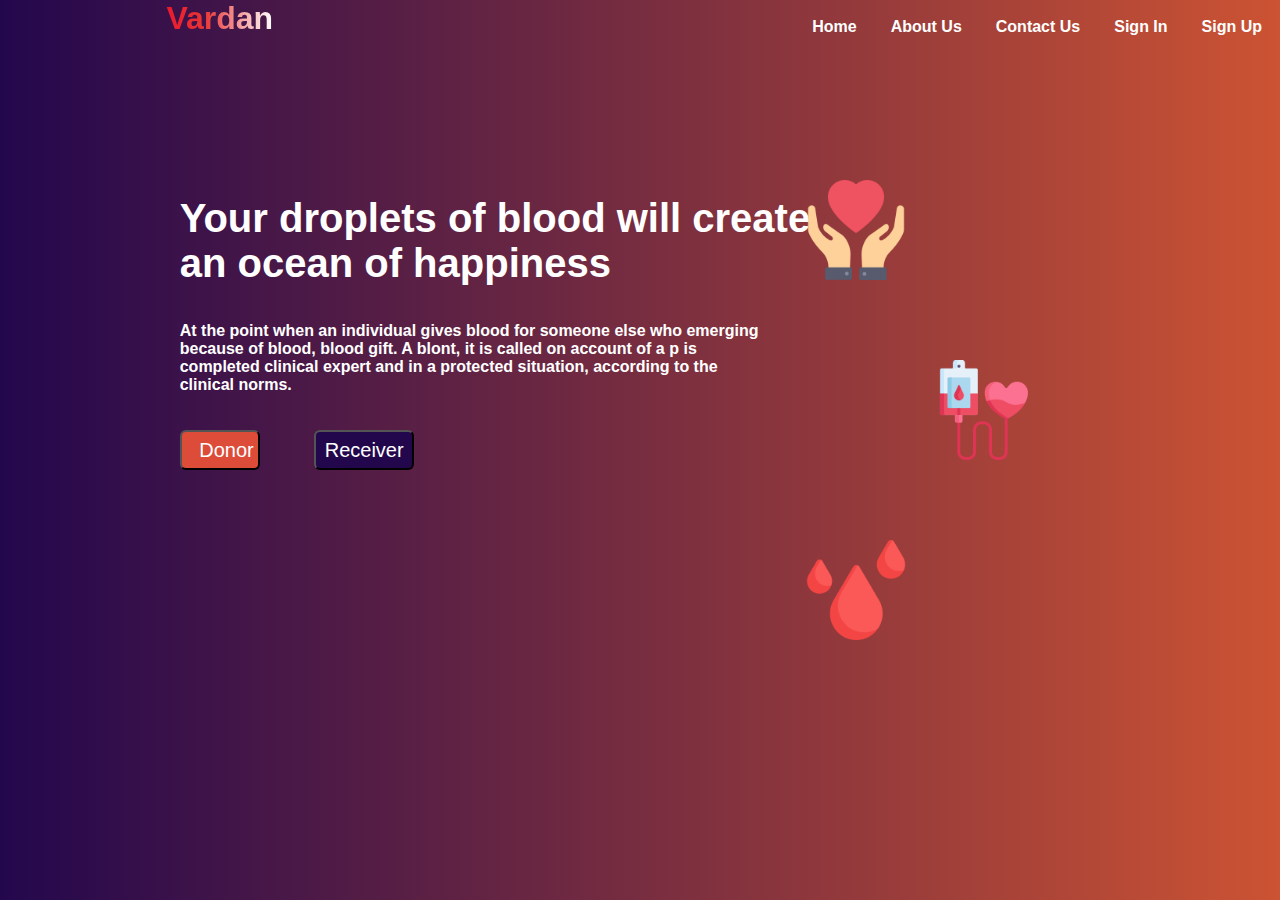
<file: index.html>
<!DOCTYPE html>
<html lang="en">
  <head>
    <meta charset="UTF-8" />
    <meta http-equiv="X-UA-Compatible" content="IE=edge" />
    <meta name="viewport" content="width=device-width, initial-scale=1.0" />
    <link rel="stylesheet" href="mainPage.css" />
    <title>Document</title>
  </head>
  <body>
    <div class="diagonal1">
      <span class="vardan" style="color: white">Vardan</span>
      <table class="topBar" align="right">
        <tr>
          <td></td>
          <td></td>
          <td></td>
          <td><a href="index.html">Home</a></td>
          <td><a href="aboutus.html">About Us</a></td>
          <td><a href="ContactUs.html">Contact Us</a></td>
          <td><a href="signin_updated.html">Sign In</a></td>
          <td><a href="signup.html">Sign Up</a></td>
        </tr>
      </table>
      
      <table class="middleTable">
        <tr>
            <td colspan=3 rowspan=4>
                <h2 style="color: white">
                Your droplets of blood will create an ocean of happiness
              </h2>
              <br /><br />
              <p style="color: white">
                At the point when an individual gives blood for someone else who
                emerging because of blood, blood gift. A blont, it is called on account
                of a p is completed clinical expert and in a protected situation,
                according to the clinical norms.
              </p>
        
              <br /><br />
              <p>
                <button class="mybutton" style="color: white"><a href="pug.html">Donor</a></button>
                <button class="mybutton1" style="color: white"><a href="receiver.html">Receiver</a></button></td>
        </tr>
        <!-- <tr>
            <td><div class="container">
          
                <img class="image1" src="mainPage image.png" />
              </div></td>
            <td> </td>
        </tr>
        <tr>
            <td> </td>
            <td><div class="container">
          
                <img class="image2" src="blood-donation.png" />
              </div></td>
        </tr>
        <tr>
            <td><img class="image3" src="blood.png" /></td>
            <td> </td>
        </tr> -->
    </table>
    <img class="image1" src="mainPage image.png" />
    <img class="image2" src="blood-donation.png" />
    <img class="image3" src="blood.png" />

    </div>
  </body>
</html>
</file>
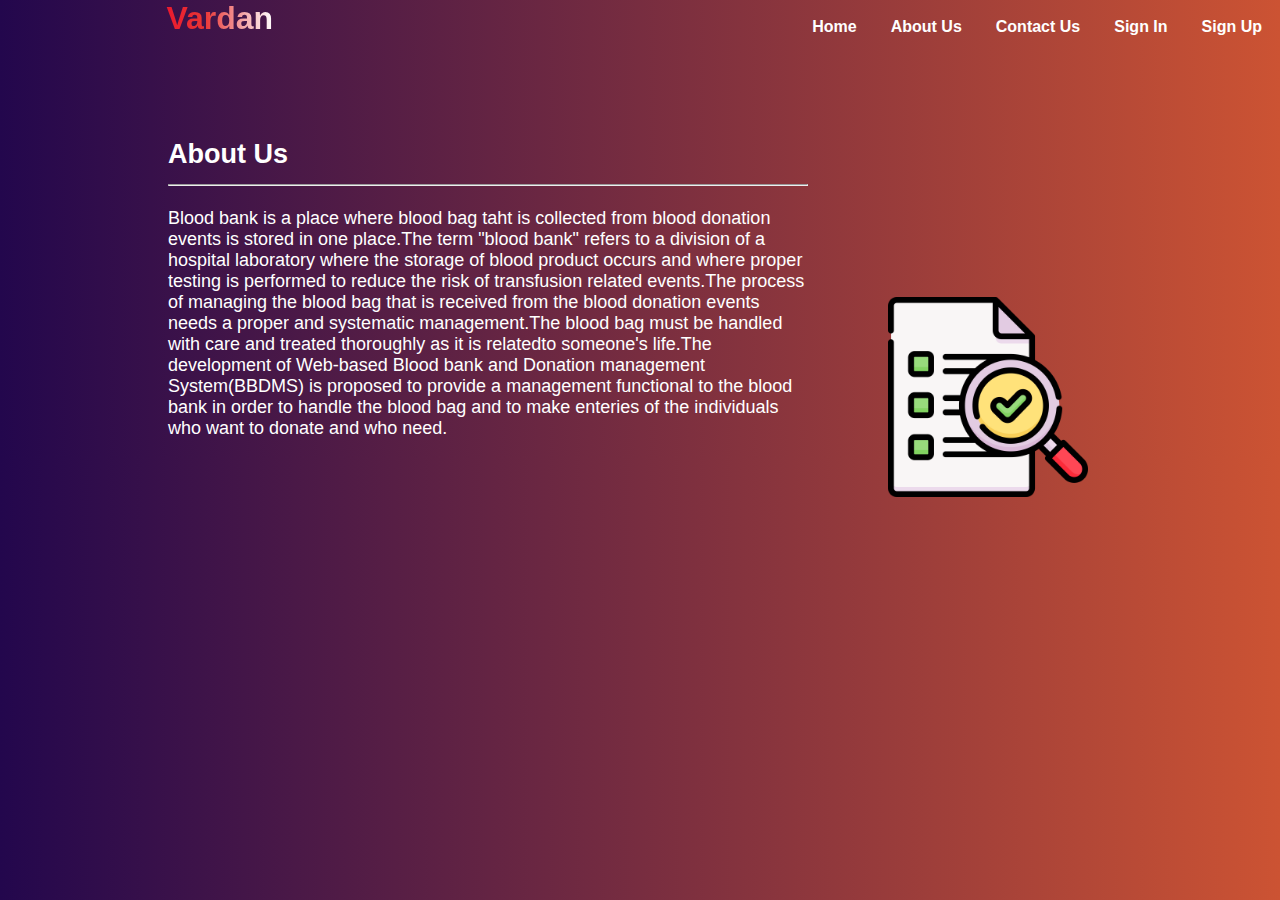
<file: aboutus.html>
<!DOCTYPE html>
<html lang="en">
  <head>
    <meta charset="UTF-8" />
    <meta http-equiv="X-UA-Compatible" content="IE=edge" />
    <meta name="viewport" content="width=device-width, initial-scale=1.0" />
    <title>Document</title>
    <link rel="stylesheet" href="aboutus.css" />
  </head>
  <body>
    <div class="diagonal1">
      <span class="vardan" style="color: white">Vardan</span>
      <table align="right">
        <tr>
          <td></td>
          <td></td>
          <td></td>
          <td><a href="index.html">Home</a></td>
          <td><a href="aboutus.html">About Us</a></td>
          <td><a href="ContactUs.html">Contact Us</a></td>
          <td><a href="signin_updated.html">Sign In</a></td>
          <td><a href="signup.html">Sign Up</a></td>
        </tr>
      </table>

      <div class="relative">
        <div class="absolute1">
          <h2 style="color: white">
            <b>About Us</b>
            <hr />
          </h2>

          <p style="color: white">
            Blood bank is a place where blood bag taht is collected from blood
            donation events is stored in one place.The term "blood bank" refers
            to a division of a hospital laboratory where the storage of blood
            product occurs and where proper testing is performed to reduce the
            risk of transfusion related events.The process of managing the blood
            bag that is received from the blood donation events needs a proper
            and systematic management.The blood bag must be handled with care
            and treated thoroughly as it is relatedto someone's life.The
            development of Web-based Blood bank and Donation management
            System(BBDMS) is proposed to provide a management functional to the
            blood bank in order to handle the blood bag and to make enteries of
            the individuals who want to donate and who need.
          </p>
        </div>
      </div>
    </div>
    <img src="search.png" alt="">
  </body>
</html>
</file>
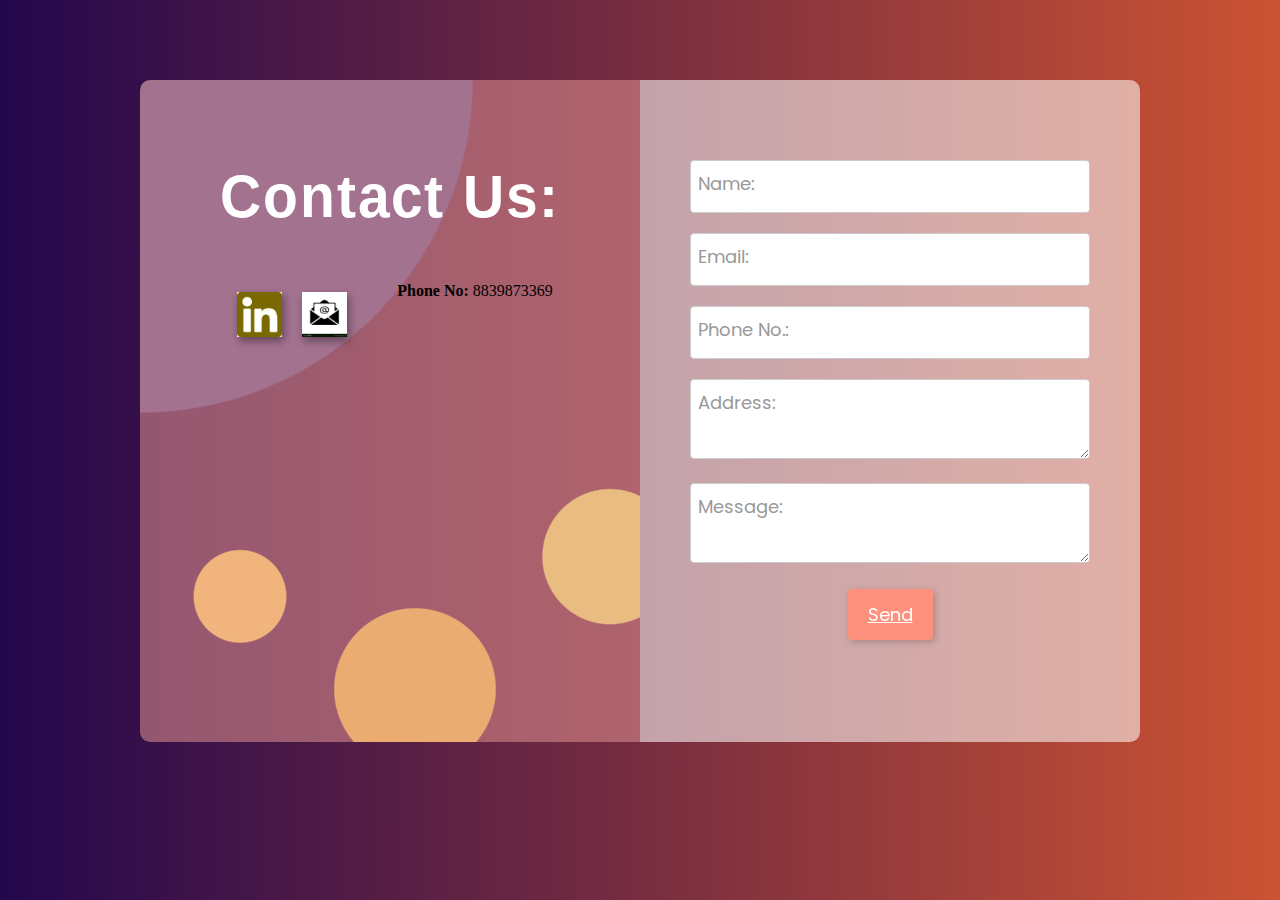
<file: ContactUs.html>
<!DOCTYPE html>
<html lang="en">
  <head>
    <meta charset="UTF-8" />
    <meta http-equiv="X-UA-Compatible" content="IE=edge" />
    <meta name="viewport" content="width=device-width, initial-scale=1.0" />
    <title>Document</title>
    <link rel="stylesheet" href="style.css" />
  </head>
  <body>
    <section id="contact">
      <div class="contact-box">
        <div class="contact-links">
          <h2>Contact Us:</h2>
          <div class="links">
            <div class="link">
              <a href="https://www.linkedin.com/in/nidhi-bhardwaj-8838b2229/"
                ><img src="linkedin.png"
              /></a>
            </div>
            <div class="link">
              <a href="iec2021074@iiita.ac.in"><img src="email.png" /></a>
            </div>
            <div class="link"></div>
            <div class="link"></div>
            <br /><br /><br />
            <p>
              <b>Phone No:</b>
              8839873369
            </p>
          </div>
        </div>

        <div class="contact-form-wrapper">
          <form>
            <div class="form-item">
              <input type="text" name="sender" required />
              <label>Name:</label>
            </div>
            <div class="form-item">
              <input type="text" name="email" required />
              <label>Email:</label>
            </div>

            <div class="form-item">
              <input type="text" name="phone" required />
              <label>Phone No.:</label>
            </div>
            <div class="form-item">
              <textarea class="" name="address" required></textarea>
              <label>Address:</label>
            </div>
            <div class="form-item">
              <textarea class="" name="message" required></textarea>
              <label>Message:</label>
            </div>
            <button class="submit-btn"><a href="index.html" style="color: white">Send</a></button>
          </form>
        </div>
      </div>
    </section>
  </body>
</html>
</file>
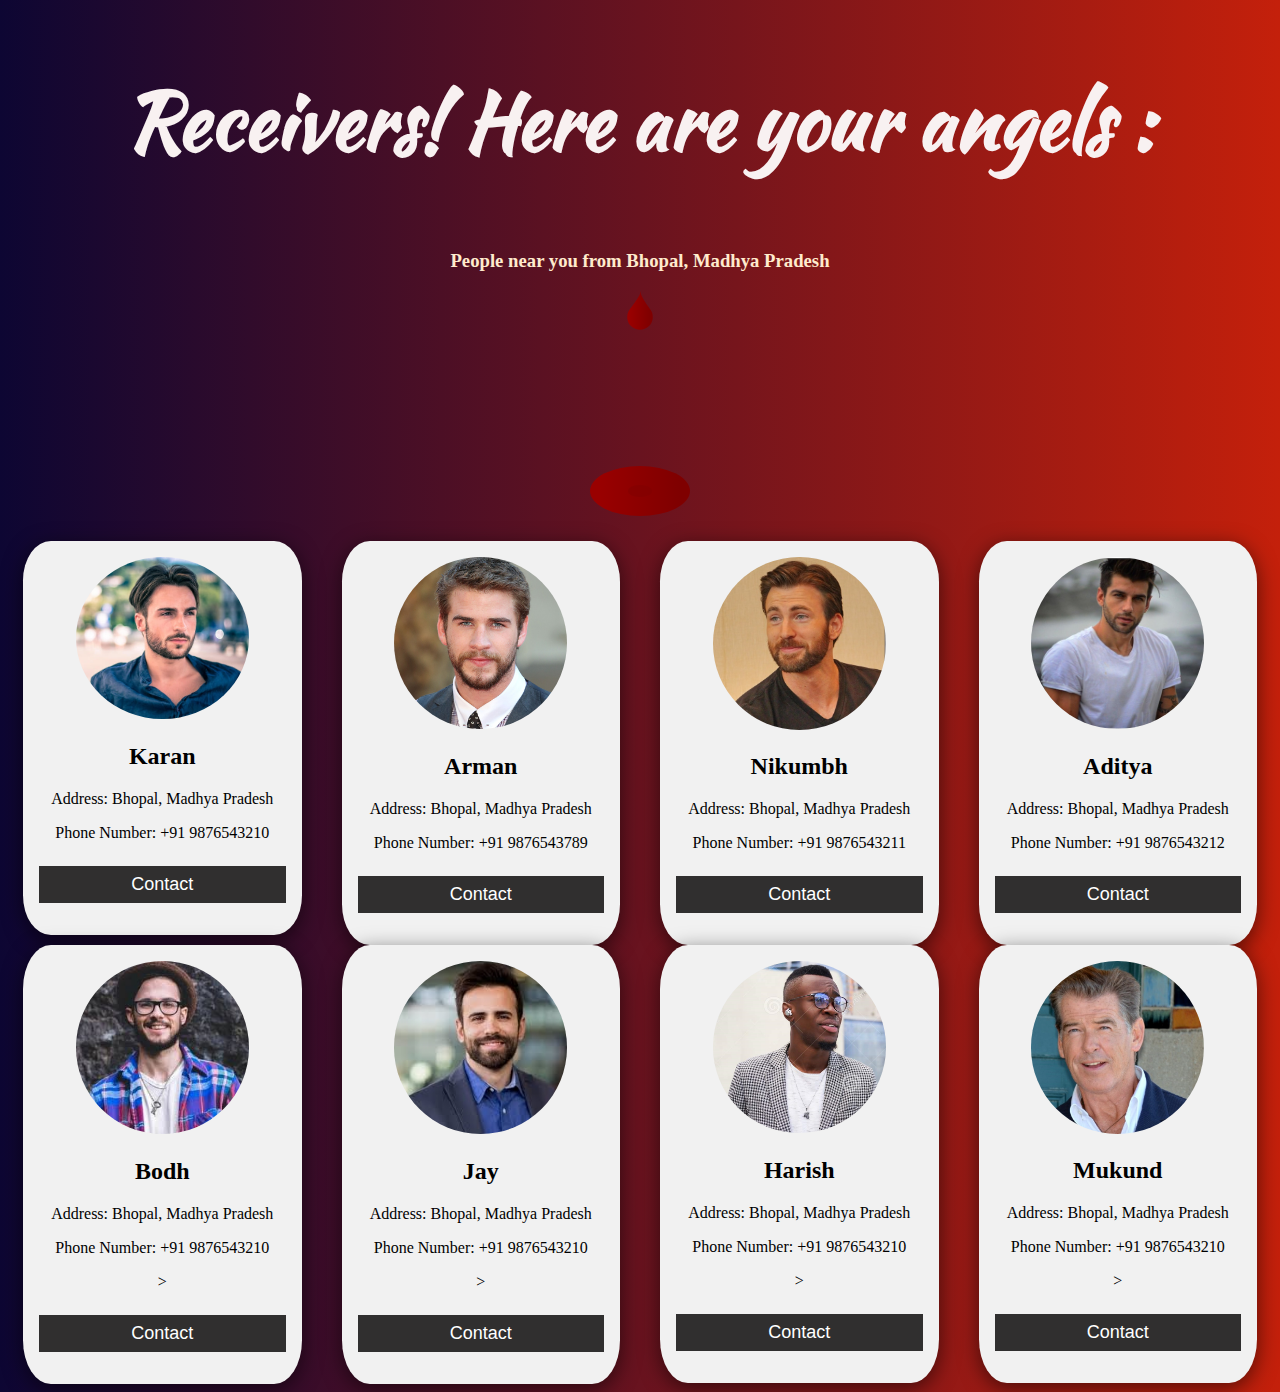
<file: donar.html>
<!DOCTYPE html>
<html>
  <head>
    <meta name="viewport" content="width=device-width, initial-scale=1" />
    <style>
      @import url("https://fonts.googleapis.com/css2?family=Kaushan+Script&display=swap");
      * {
        box-sizing: border-box;
      }

      body {
        background-image: linear-gradient(to right, #0d0633, #c4200b);
      }

      /* Float four columns side by side */
      .column {
        float: left;
        width: 25%;
        padding: 0 10px;
      }

      /* Remove extra left and right margins, due to padding */
      .row {
        margin: 0 -5px;
      }

      /* Clear floats after the columns */
      .row:after {
        content: "";
        display: table;
        clear: both;
      }

      /* Responsive columns */
      @media screen and (max-width: 600px) {
        .column {
          width: 100%;
          display: block;
          margin-bottom: 20px;
        }
      }

      /* Style the counter cards */
      .card {
        padding: 16px;
        text-align: center;
        background-color: #f1f1f1;
        border-radius: 10%;
        transition: transform 400ms ease-out;
        box-shadow: 0 5px 20px 1px rgba(0, 0, 0, 0.5);
        margin: 0 10px 0 10px;
      }
      .card:hover {
        transform: scale(1.1);
      }

      button {
        border: none;
        outline: 0;
        display: inline-block;
        padding: 8px;
        color: white;
        background-color: rgb(48, 47, 47);
        text-align: center;
        cursor: pointer;
        width: 100%;
        font-size: 18px;
      }

      img {
        border-radius: 50%;
        width: 70%;
      }

      h1 {
        font-family: Kaushan Script, sans-serif;
        text-align: center;
        color: hsl(0, 36%, 96%);
        font-size: 5em;
      }

      btn {
        text-align: center;
      }
      html, body {
  display: flex;
  min-height: 100%;
  justify-content: center;
  align-items: center;
  flex-direction: column;
}

.pool {
  fill: url(#blood_red);
}

.drop {
  width: 100%;
  fill: url(#blood_red);
  animation-name: blood_drop;
  animation-duration: 4s;
  animation-iteration-count: infinite;
}

.drop_shadow {
  opacity: 0.5;
  fill: #7f0000;
  animation-name: blood_drop_shadow;
  animation-duration: 4s;
  /*     animation-delay: 2s; */
  animation-iteration-count: infinite;
}
.world{
  border-radius: 50%;
}

@keyframes blood_drop {
  0% {
    transform: scale(0.1, 0.1) translate(470px, 0px);
  }
  25% {
    transform: scale(1.1, 1.2);
  }
  95% {
    transform: scale(1, 1.5);
  }
  100% {
    transform: translate(0, 170px);
  }
}

@keyframes blood_drop_shadow {
  0% {
    opacity: 0;
  }
  25% {
    opacity: 0.25;
  }
  95% {
    opacity: 0.5;
  }
  100% {
    opacity: 1;
  }
}

h3{
  color:blanchedalmond;
}

    </style>
  </head>
  <body>

    <h1>Receivers! Here are your angels :</h1>
    <h3>People near you from Bhopal, Madhya Pradesh</h3>
    <svg width="100px" height="250px" viewPort="0 0 120 120" xmlns="http://www.w3.org/2000/svg">

        <ellipse cx="50" cy="200" rx="50" ry="25"class="pool"/>
        
        <ellipse cx="50" cy="200" rx="12" ry="6"class="drop_shadow"/>
        
      <!-- lets be real, I got the tear drop shape from http://stackoverflow.com/questions/30711203/how-do-i-create-a-teardrop-in-html and modified it -->
         <path class="drop"
              d="M50 0
                 Q51.5 6.8 60 18
                 A12.8 12.8 0 1 1 40 18
                 Q48.5 6.8 50 3z" />
        <defs>
          <linearGradient id="blood_red">
            <stop offset="10%" stop-color="#990000" />
            <stop offset="90%" stop-color="#7f0000" />
          </linearGradient>
        </defs>
       
      </svg>

    <div class="row">

      <div class="column">
        <div class="card">
          <div class="world"><img src="Sushant.jpg" alt="Ashutosh" /></div>
          <h2>Karan</h2>
          <p class="title">Address: Bhopal, Madhya Pradesh</p>
          <p class="title">Phone Number: +91 9876543210</p>
          <div style="margin: 24px 0"></div>
          <p><button>Contact</button></p>
        </div>
      </div>

      <div class="column">
        <div class="card">
          <div class="world"><img src="ayan.jpg" alt="Ayan" /></div>
          <h2>Arman</h2>
          <p class="title">Address: Bhopal, Madhya Pradesh</p>
          <p class="title">Phone Number: +91 9876543789</p>
          <div style="margin: 24px 0"></div>
          <p><button>Contact</button></p>
        </div>
      </div>

      <div class="column">
        <div class="card">
          <div class="world"><img src="Naman.jpg" alt="Naman" /></div>
          <h2>Nikumbh</h2>
          <p class="title">Address: Bhopal, Madhya Pradesh</p>
          <p class="title">Phone Number: +91 9876543211</p>
          <div style="margin: 24px 0"></div>
          <p><button>Contact</button></p>
        </div>
      </div>
      <div class="column">
        <div class="card">
          <div class="world"><img src="aditya.jpg" alt="Aditya" /></div>
          <h2>Aditya</h2>
          <p class="title">Address: Bhopal, Madhya Pradesh</p>
          <p class="title">Phone Number: +91 9876543212</p>
          <div style="margin: 24px 0"></div>
          <p><button>Contact</button></p>
        </div>
      </div>
      </div>
      <div class="row">
        <div class="column">
          <div class="card">
            <img src="arnav.jpg" alt="Ashutosh" />
            <h2>Bodh</h2>
            <p class="title">Address: Bhopal, Madhya Pradesh</p>
            <p class="title">Phone Number: +91 9876543210</p>>
            <div style="margin: 24px 0"></div>
            <p><button>Contact</button></p>
          </div>
        </div>
            <div class="column">
              <div class="card">
                <img src="javesh.jpg" alt="Ashutosh" />
                <h2>Jay</h2>
                <p class="title">Address: Bhopal, Madhya Pradesh</p>
                <p class="title">Phone Number: +91 9876543210</p>
  >
                <div style="margin: 24px 0"></div>
                <p><button>Contact</button></p>
              </div>
            </div>
                <div class="column">
                  <div class="card">
                    <img src="harsh.jpg" alt="Ashutosh" />
                    <h2>Harish</h2></h2>
                    <p class="title">Address: Bhopal, Madhya Pradesh</p>
                    <p class="title">Phone Number: +91 9876543210</p>
      >
                    <div style="margin: 24px 0"></div>
                    <p><button>Contact</button></p>
                  </div>
                </div>
                    <div class="column">
                      <div class="card">
                        <img src="hardik.jpeg" alt="Ashutosh" />
                        <h2>Mukund</h2>
  </h2>
                        <p class="title">Address: Bhopal, Madhya Pradesh</p>
                        <p class="title">Phone Number: +91 9876543210</p>
          >
                        <div style="margin: 24px 0"></div>
                        <p><button>Contact</button></p>
                      </div>
                    </div>
    </div>
  </body>
</html>
</file>
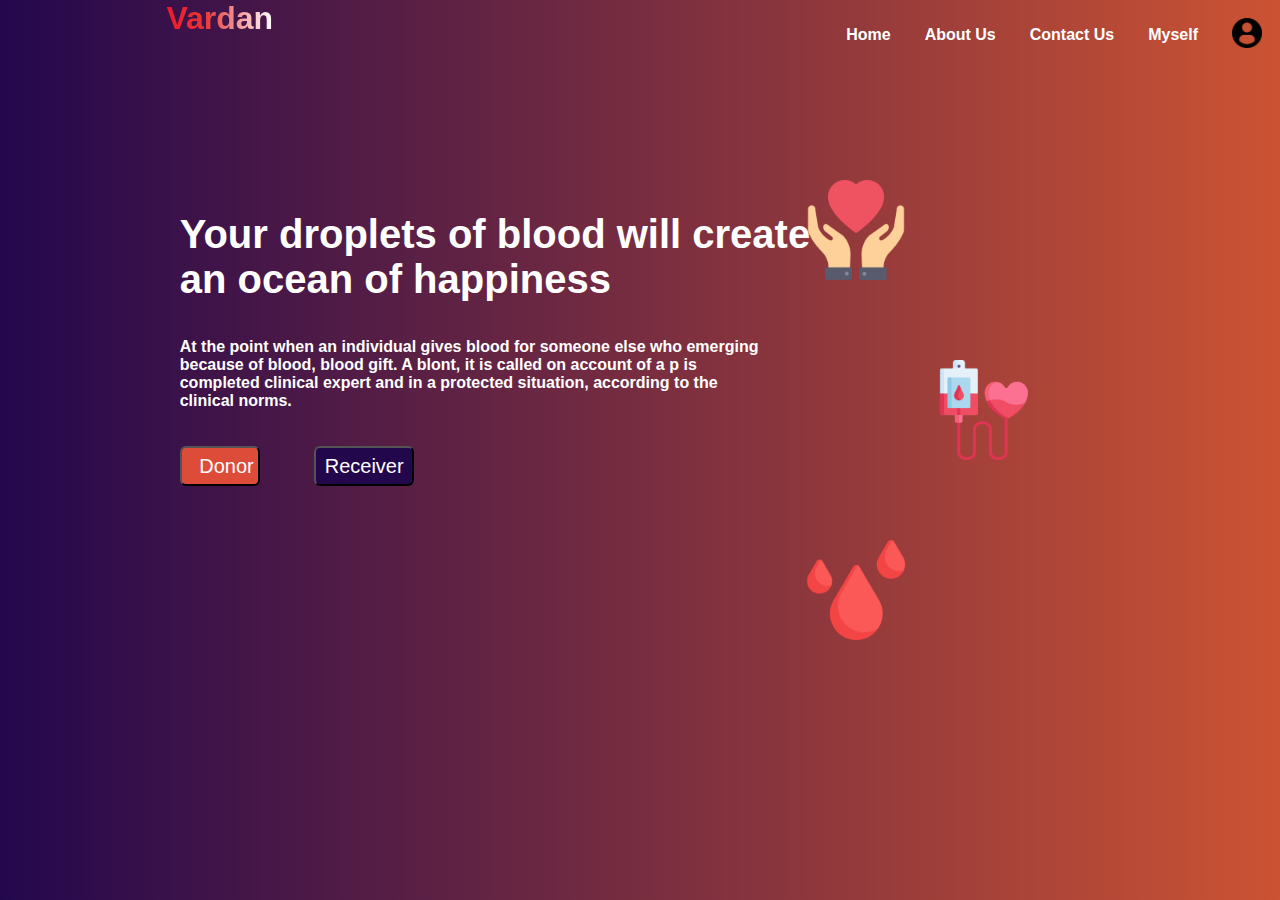
<file: loggedin-mainpage.html>
<!DOCTYPE html>
<html lang="en">
  <head>
    <meta charset="UTF-8" />
    <meta http-equiv="X-UA-Compatible" content="IE=edge" />
    <meta name="viewport" content="width=device-width, initial-scale=1.0" />
    <link rel="stylesheet" href="loggedin-mainpage.css" />
    <title>Document</title>
  </head>
  <body>
    <div class="diagonal1">
      <div class="newnavigation">
      <span class="vardan" style="color: white">Vardan</span>
      <table class="topBar" align="right">
        <tr>
          <td></td>
          <td></td>
          <td></td>
          <td><a href="index.html">Home</a></td>
          <td><a href="aboutus.html">About Us</a></td>
          <td><a href="ContactUs.html">Contact Us</a></td>
          <td><a href="profile1.html">Myself</a></td>
          <td><a href="profile1.html"><img class="dp" src="profile-user.png" /></a></td>
        </tr>
      </table>
    </div>
      
      <table class="middleTable">
        <tr>
            <td colspan=3 rowspan=4>
                <h2 style="color: white">
                Your droplets of blood will create an ocean of happiness
              </h2>
              <br /><br />
              <p style="color: white">
                At the point when an individual gives blood for someone else who
                emerging because of blood, blood gift. A blont, it is called on account
                of a p is completed clinical expert and in a protected situation,
                according to the clinical norms.
              </p>
        
              <br /><br />
              <p>
                <button class="mybutton" style="color: white"><a href="pug.html">Donor</a></button>
                <button class="mybutton1" style="color: white"><a href="receiver.html">Receiver</a></button></td>
        </tr>
        <!-- <tr>
            <td><div class="container">
          
                <img class="image1" src="mainPage image.png" />
              </div></td>
            <td> </td>
        </tr>
        <tr>
            <td> </td>
            <td><div class="container">
          
                <img class="image2" src="blood-donation.png" />
              </div></td>
        </tr>
        <tr>
            <td><img class="image3" src="blood.png" /></td>
            <td> </td>
        </tr> -->
    </table>
    <img class="image1" src="mainPage image.png" />
    <img class="image2" src="blood-donation.png" />
    <img class="image3" src="blood.png" />
    </div>
  </body>
</html>
</file>
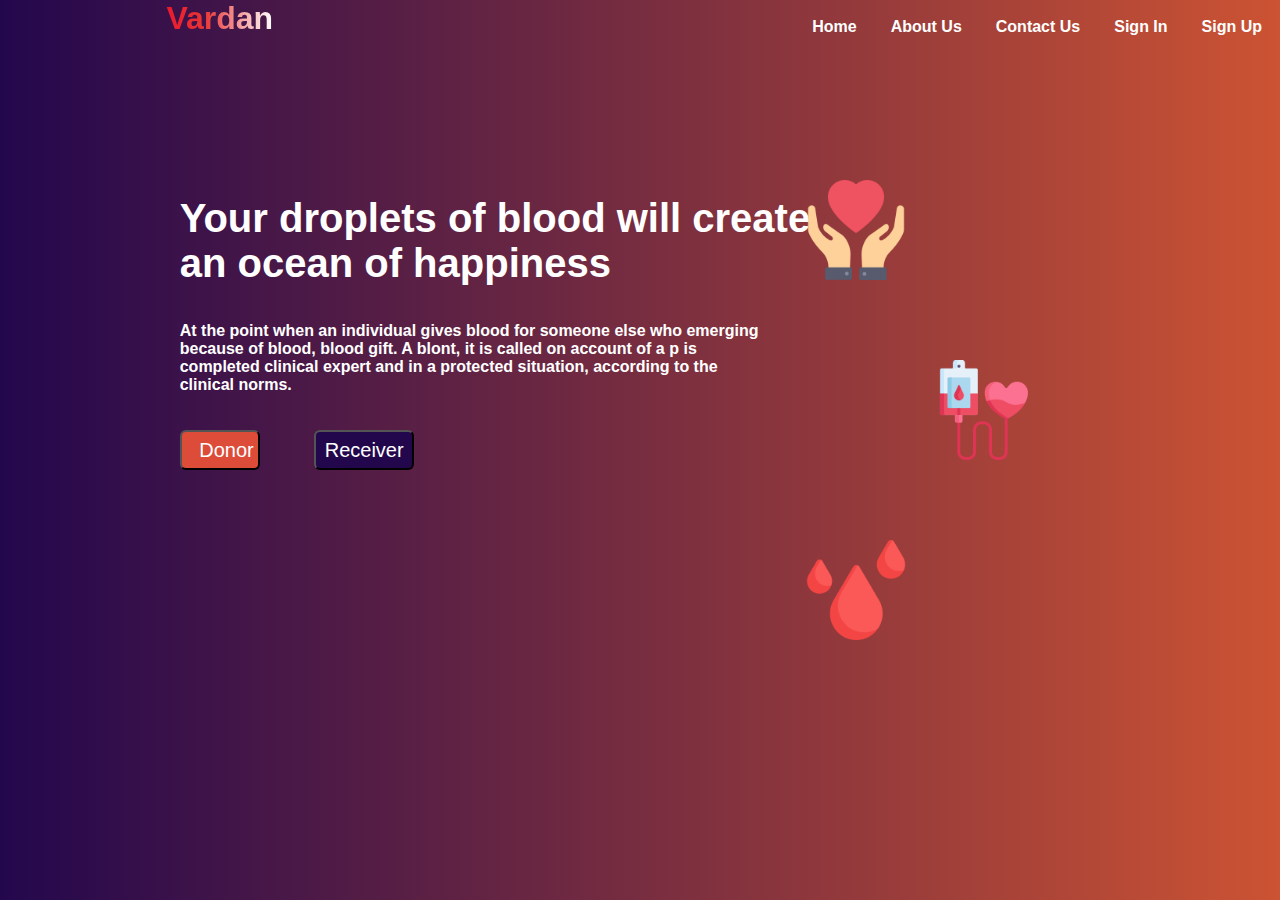
<file: mainPage.html>
<!DOCTYPE html>
<html lang="en">
  <head>
    <meta charset="UTF-8" />
    <meta http-equiv="X-UA-Compatible" content="IE=edge" />
    <meta name="viewport" content="width=device-width, initial-scale=1.0" />
    <link rel="stylesheet" href="mainPage.css" />
    <title>Document</title>
  </head>
  <body>
    <div class="diagonal1">
      <span class="vardan" style="color: white">Vardan</span>
      <table class="topBar" align="right">
        <tr>
          <td></td>
          <td></td>
          <td></td>
          <td><a href="mainPage.html">Home</a></td>
          <td><a href="aboutus.html">About Us</a></td>
          <td><a href="ContactUs.html">Contact Us</a></td>
          <td><a href="signin_updated.html">Sign In</a></td>
          <td><a href="signup.html">Sign Up</a></td>
        </tr>
      </table>
      
      <table class="middleTable">
        <tr>
            <td colspan=3 rowspan=4>
                <h2 style="color: white">
                Your droplets of blood will create an ocean of happiness
              </h2>
              <br /><br />
              <p style="color: white">
                At the point when an individual gives blood for someone else who
                emerging because of blood, blood gift. A blont, it is called on account
                of a p is completed clinical expert and in a protected situation,
                according to the clinical norms.
              </p>
        
              <br /><br />
              <p>
                <button class="mybutton" style="color: white"><a href="pug.html">Donor</a></button>
                <button class="mybutton1" style="color: white"><a href="receiver.html">Receiver</a></button></td>
        </tr>
        <!-- <tr>
            <td><div class="container">
          
                <img class="image1" src="mainPage image.png" />
              </div></td>
            <td> </td>
        </tr>
        <tr>
            <td> </td>
            <td><div class="container">
          
                <img class="image2" src="blood-donation.png" />
              </div></td>
        </tr>
        <tr>
            <td><img class="image3" src="blood.png" /></td>
            <td> </td>
        </tr> -->
    </table>
    <img class="image1" src="mainPage image.png" />
    <img class="image2" src="blood-donation.png" />
    <img class="image3" src="blood.png" />

    </div>
  </body>
</html>
</file>
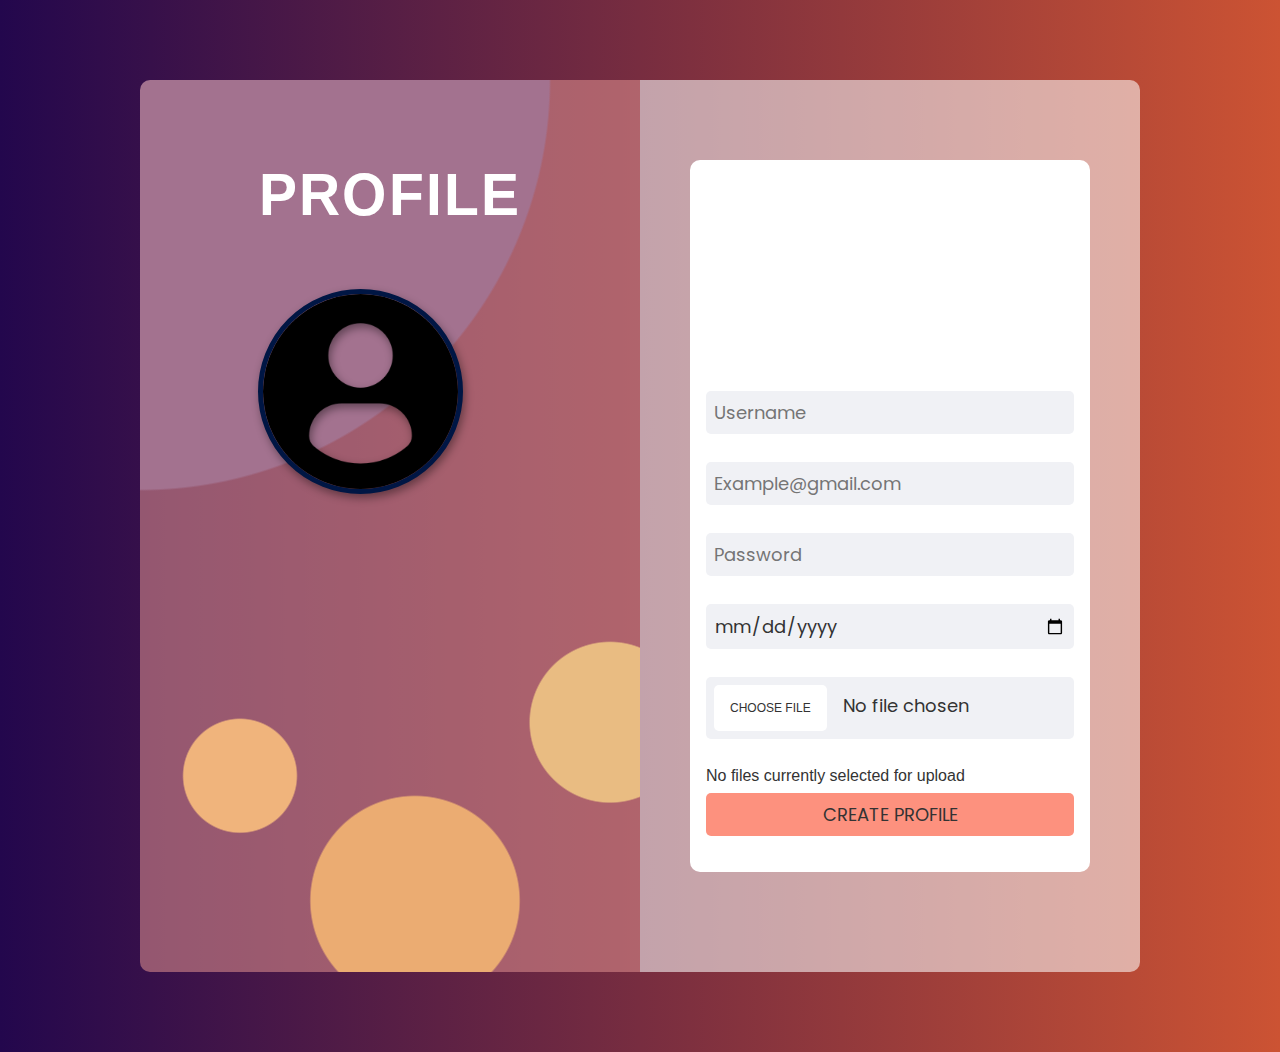
<file: profile1.html>
<!DOCTYPE html>
<html lang="en">
  <head>
    <meta charset="UTF-8" />
    <meta http-equiv="X-UA-Compatible" content="IE=edge" />
    <meta name="viewport" content="width=device-width, initial-scale=1.0" />
    <title>Document</title>
    <link rel="stylesheet" href="profile2.css" />
  </head>
  <body>
    <section id="contact">
      <div class="contact-box">
        <div class="contact-links">
          <h2>PROFILE</h2>

          <div class="links">
            <div class="link">
              <img
                src="profile-user.png"
                style="width: 205px"
                height="215px"
                alt=""
              /><br />
            </div>
            <div class="link"></div>
            <div class="link"></div>
            <div class="link"></div>
          </div>
        </div>
        <div class="contact-form-wrapper">
          <form id="register" method="post" enctype="multipart/form-data">
            <h2 id="register__title">Create your profile</h2>
            <div class="register__box">
              <!-- <label for="user">User<i class="fas fa-asterisk"></i></label> -->
              <input
                id="user"
                type="text"
                maxlength="64"
                required
                placeholder="Username"
              />
            </div>
            <div class="register__box">
              <!-- <label for="mail">E-mail<i class="fas fa-asterisk"></i></label> -->
              <input
                id="mail"
                type="email"
                size="64"
                maxlength="64"
                required
                placeholder="Example@gmail.com"
                pattern=".+@gmail.com"
                title="Example@gmail.com"
              />
            </div>
            <div class="register__box">
              <!-- <label for="password"
                >Password<i class="fas fa-asterisk"></i
              ></label> -->
              <input
                id="password"
                type="password"
                minlength="6"
                required
                placeholder="Password"
              />
            </div>

            <div class="register__box">
              <!-- <label for="age">Age</label> -->
              <input id="age" type="date" minlength="2" />
            </div>
            <div class="register__box">
              <!-- <label for="image">Choose profile picture</label> -->
              <input type="file" id="image" name="image" accept="image/*" />
              <div id="preview">
                <p>No files currently selected for upload</p>
              </div>
            </div>
            <input type="button" value="Create profile" id="register__btn" />
          </form>
        </div>
      </div>
    </section>
  </body>
</html>
</file>
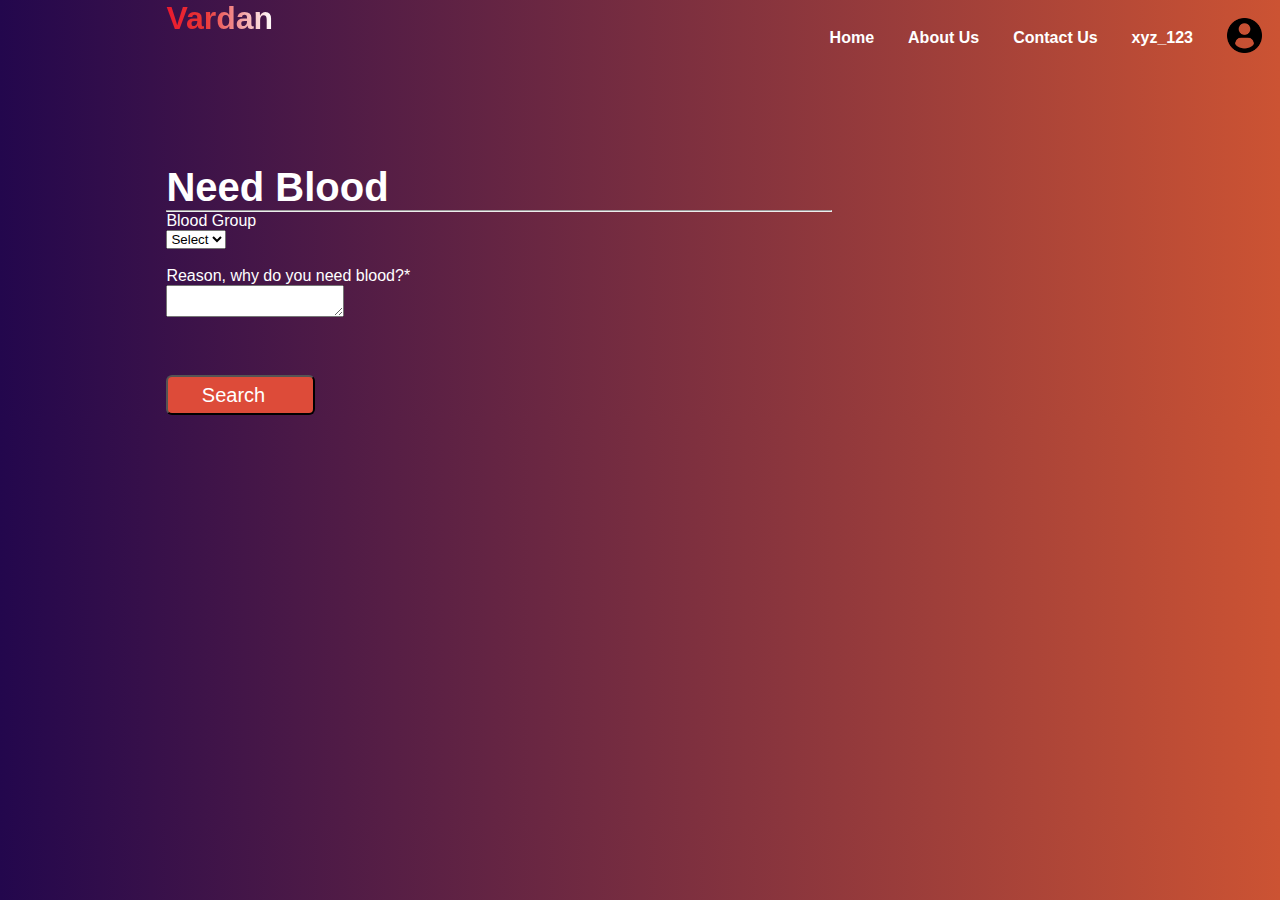
<file: receiver.html>
<!DOCTYPE html>
<html lang="en">
<head>
    <link rel="stylesheet" href="receiver.css" />
    <meta charset="UTF-8">
    <meta http-equiv="X-UA-Compatible" content="IE=edge">
    <meta name="viewport" content="width=device-width, initial-scale=1.0">
    <title>Document</title>
</head>
<body>
    <div class="diagonal1">
        <span class="vardan" style="color: white">Vardan</span>
        
      <table class="topBar" align="right">
        <tr>
          <td></td>
          <td></td>
          <td></td>
          <td><a href="mainPage.html">Home</a></td>
          <td><a href="aboutus.html">About Us</a></td>
          <td><a href="ContactUs.html">Contact Us</a></td>
          <td><a href="profile1.html">xyz_123</a></td>
          <td><a href=""><img class="dp" src="profile-user.png" /></a></td>
        </tr>
      </table>
      <h2 style="color: white">Need Blood
      <hr></h2>
      <div class="page">
      <label for="Blood Group*" style="color: white" class="blood">Blood Group</label>
      <br>
      <select name="Blood" id="BG">
          <option value="">
            Select
          </option>
          <option value="A+">A+</option>
          <option value="A-">A-</option>
          <option value="B+">B+</option>
          <option value="B-">B-</option>
          <option value="O+">O+</option>
          <option value="O-">O-</option>
          <option value="AB+">AB+</option>
          <option value="AB-">AB-</option>
      </select>
      <br><br>

      <label for="Reason" style="color: white" class="label">Reason, why do you need blood?*</label>
      <br>
      <textarea id="Reason" name="Reason">

      </textarea>
      <br><br><br><br>
      <button class="submitButton" style="color: white"><a href="donar.html">Search</a></button>
    </div>

    </div>
</body>
</html>
</file>
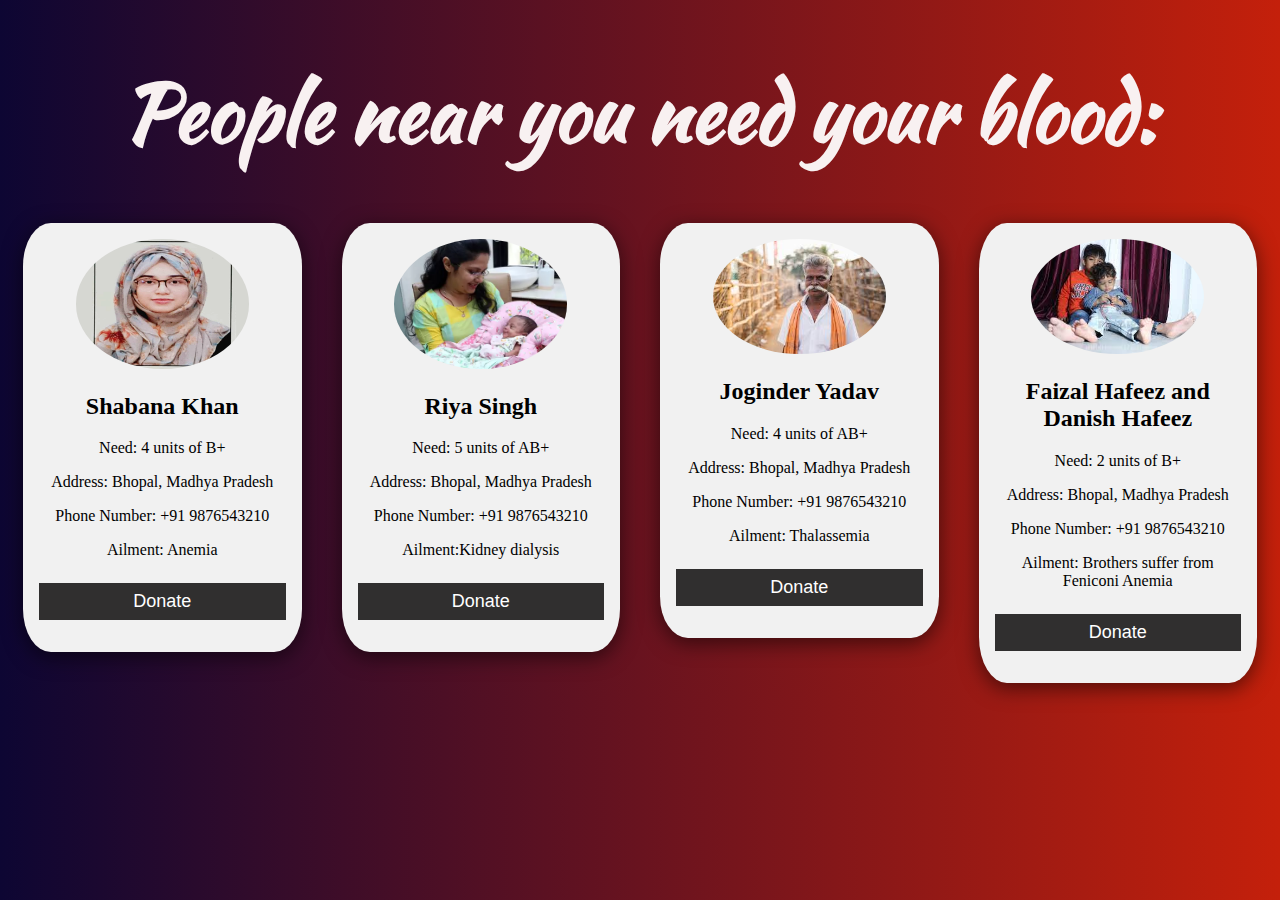
<file: reciver.html>
<!DOCTYPE html>
<html>
  <head>
    <meta name="viewport" content="width=device-width, initial-scale=1" />
    <style>
      @import url("https://fonts.googleapis.com/css2?family=Kaushan+Script&display=swap");
      * {
        box-sizing: border-box;
      }

      body {
        background-image: linear-gradient(to right, #0d0633, #c4200b);
      }

      /* Float four columns side by side */
      .column {
        float: left;
        width: 25%;
        padding: 0 10px;
      }

      /* Remove extra left and right margins, due to padding */
      .row {
        margin: 0 -5px;
      }

      /* Clear floats after the columns */
      .row:after {
        content: "";
        display: table;
        clear: both;
      }

      /* Responsive columns */
      @media screen and (max-width: 600px) {
        .column {
          width: 100%;
          display: block;
          margin-bottom: 20px;
        }
      }

      /* Style the counter cards */
      .card {
        padding: 16px;
        text-align: center;
        background-color: #f1f1f1;
        border-radius: 10%;
        transition: transform 400ms ease-out;
        box-shadow: 0 5px 20px 1px rgba(0, 0, 0, 0.5);
        margin: 0 10px 0 10px;
      }
      .card:hover {
        transform: scale(1.1);
      }

      button {
        border: none;
        outline: 0;
        display: inline-block;
        padding: 8px;
        color: white;
        background-color: rgb(48, 47, 47);
        text-align: center;
        cursor: pointer;
        width: 100%;
        font-size: 18px;
      }

      img {
        border-radius: 50%;
        width: 70%;
      }

      h1 {
        font-family: Kaushan Script, sans-serif;
        text-align: center;
        color: hsl(0, 36%, 96%);
        font-size: 5em;
      }

      btn {
        text-align: center;
      }
    </style>
  </head>
  <body>
    <h1>People near you need your blood:</h1>

    <div class="row">
      <div class="column">
        <div class="card">
          <img src="shabana.png" alt="Harsh" />
          <h2>Shabana Khan </h2>
          <p class="title">Need: 4 units of B+</p>
          <p class="title">Address: Bhopal, Madhya Pradesh</p>
          <p class="title">Phone Number: +91 9876543210</p>
          <p>Ailment: Anemia</p>
          <div style="margin: 24px 0"></div>
          <p><button>Donate</button></p>
        </div>
      </div>

      <div class="column">
        <div class="card">
          <img src="riya.png" alt="Arnav" />
          <h2>Riya Singh</h2>
          <p class="title">Need: 5 units of AB+</p>
          <p class="title">Address: Bhopal, Madhya Pradesh</p>
          <p class="title">Phone Number: +91 9876543210</p>
          <p>Ailment:Kidney dialysis</p>
          <div style="margin: 24px 0"></div>
          <p><button>Donate</button></p>
        </div>
      </div>

      <div class="column">
        <div class="card">
          <img src="jog.png" alt="Javesh" />
          <h2>Joginder Yadav </h2>
          <p class="title">Need: 4 units of AB+</p>
          <p class="title">Address: Bhopal, Madhya Pradesh</p>
          <p class="title">Phone Number: +91 9876543210</p>
          <p>Ailment: Thalassemia</p>
          <div style="margin: 24px 0"></div>
          <p><button>Donate</button></p>
        </div>
      </div>
      <div class="column">
        <div class="card">
          <img src="hafeez.png" alt="Hardik" />
          <h2>Faizal Hafeez and Danish Hafeez</h2>
          <p class="title">Need: 2 units of B+</p>
          <p class="title">Address: Bhopal, Madhya Pradesh</p>
          <p class="title">Phone Number: +91 9876543210</p>
          <p>Ailment: Brothers suffer from Feniconi Anemia</p>
          <div style="margin: 24px 0"></div>
          <p><button>Donate</button></p>
        </div>
      </div>
    </div>
  </body>
</html>
</file>
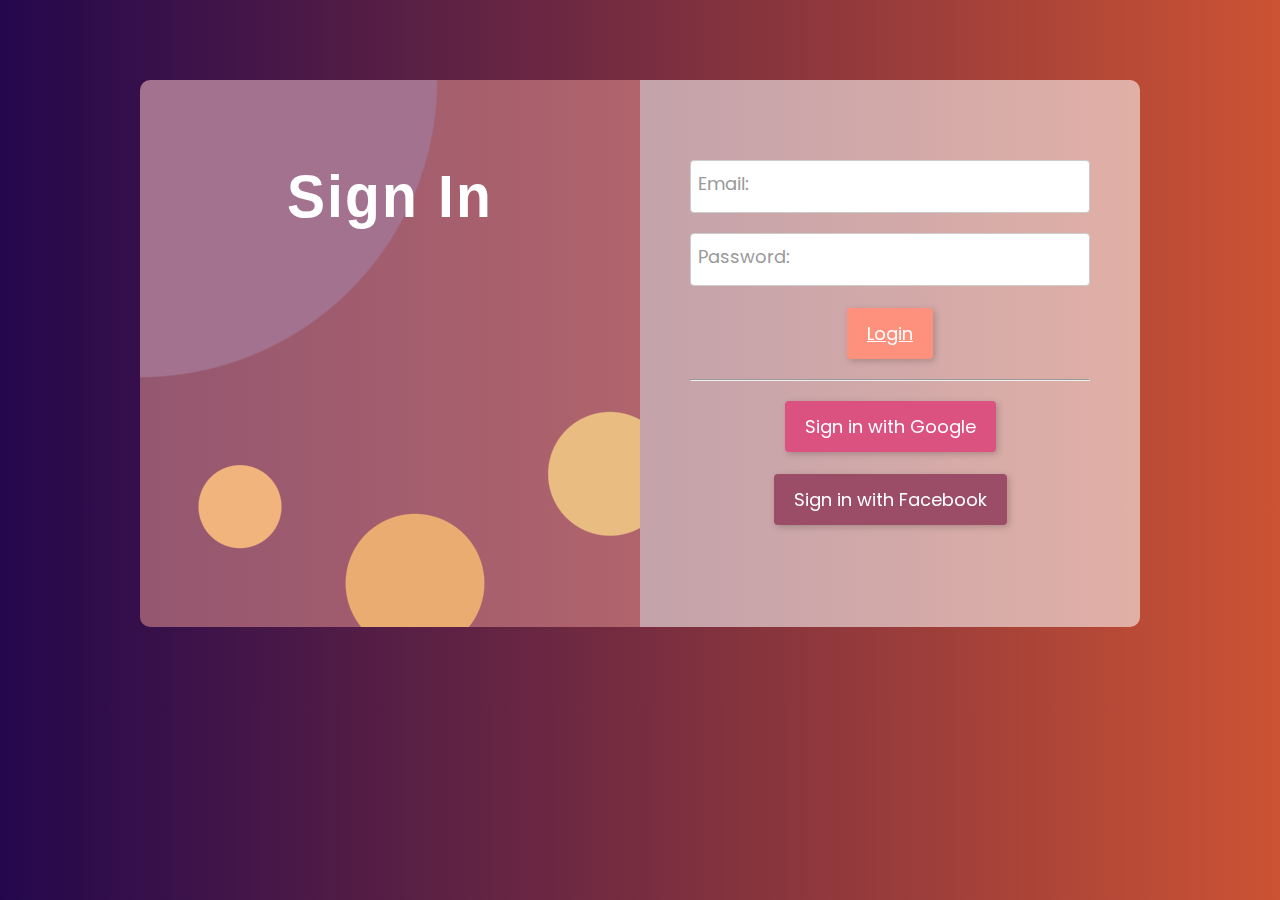
<file: signin_updated.html>
<!DOCTYPE html>
<html lang="en">
  <head>
    <meta charset="UTF-8" />
    <meta http-equiv="X-UA-Compatible" content="IE=edge" />
    <meta name="viewport" content="width=device-width, initial-scale=1.0" />
    <title>Document</title>
    <link rel="stylesheet" href="signin.css" />
  </head>
  <body>
    <section id="contact">
      <div class="contact-box">
        <div class="contact-links">
          <h2>Sign In</h2>
          <div class="links">
            <div class="link"></div>
            <div class="link"></div>
            <div class="link"></div>
            <div class="link"></div>
          </div>
        </div>
        <div class="contact-form-wrapper">
          <form>
            <div class="form-item">
              <input class="email" type="text" name="email" required />
              <label>Email:</label>
            </div>
            <div class="form-item">
              <input class="email" type="text" name="email" required />
              <label>Password:</label>
            </div>
            <!-- <div class="form-check d-flex justify-content-start mb-4">
              <label class="form-check-label" for="form1Example3">
                Remember password
              </label>
              <input
                class="form-check-input"
                type="checkbox"
                value=""
                id="form1Example3"
              />
              
            </div> -->
            <button class="submit-btn"><a href="loggedin-mainpage.html" style="color: white">Login</a></button>
            <br />
            <hr />
            <br />
            <button class="google">Sign in with Google</button>
            <br />
            <button class="google1">Sign in with Facebook</button>
          </form>
        </div>
      </div>
    </section>
  </body>
</html>
</file>
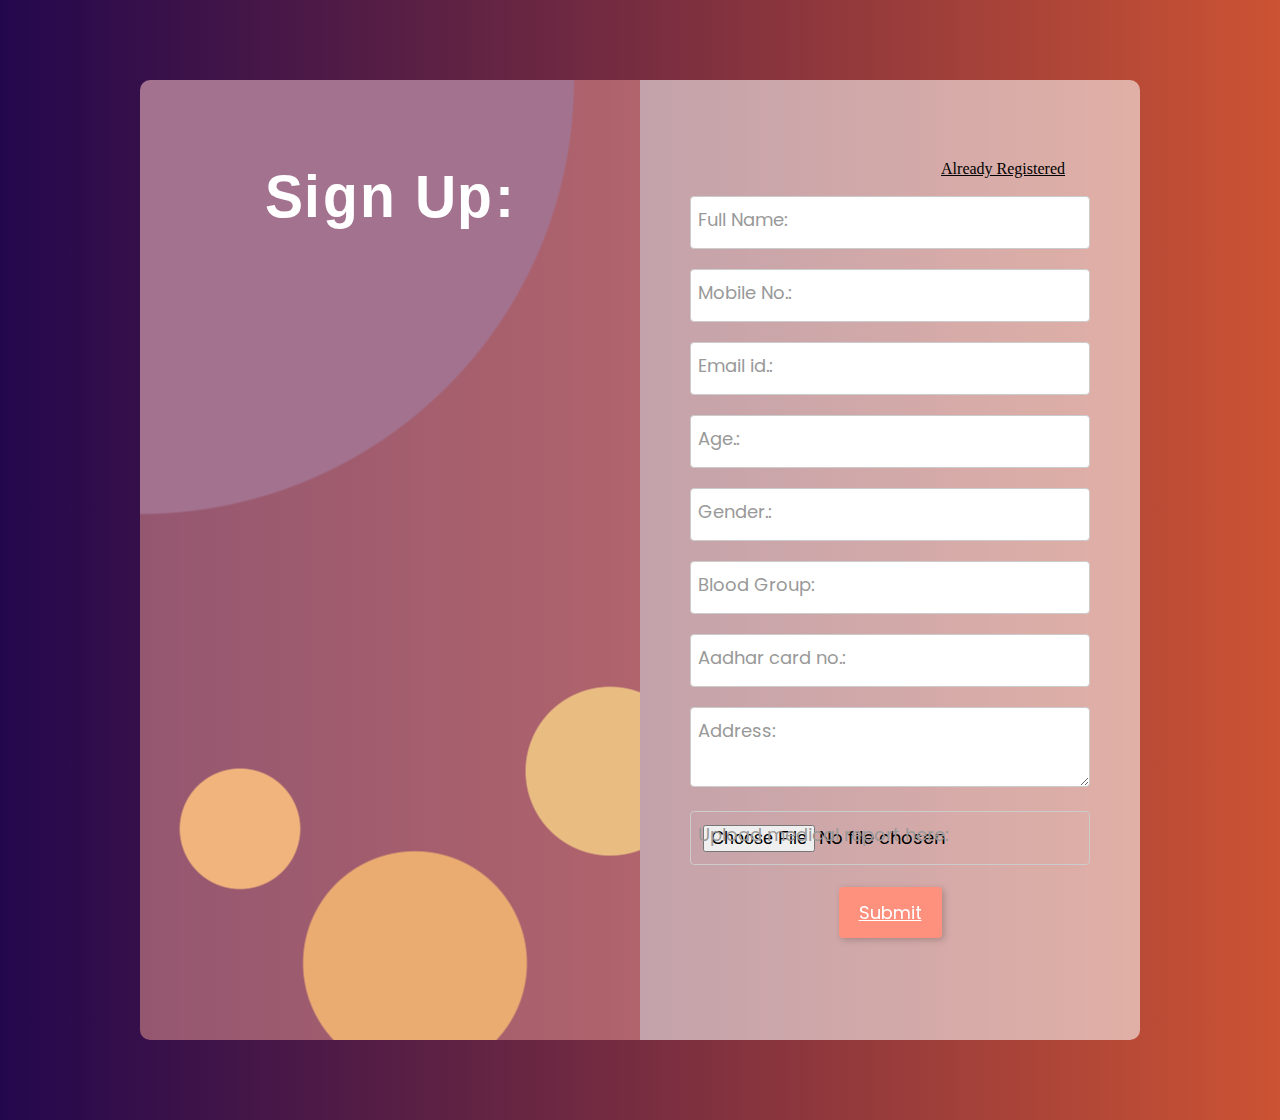
<file: signup.html>
<!DOCTYPE html>
<html lang="en">
  <head>
    <meta charset="UTF-8" />
    <meta http-equiv="X-UA-Compatible" content="IE=edge" />
    <meta name="viewport" content="width=device-width, initial-scale=1.0" />
    <title>Document</title>
    <link rel="stylesheet" href="signup.css" />
  </head>
  <body>
    <section id="contact">
      <div class="contact-box">
        <div class="contact-links">
          <h2>Sign Up:</h2>
          
        </div>
        <div class="contact-form-wrapper">
          <form>
            <a href="signin_updated.html" style="color: black;" class="alreadyRegistered">Already Registered</a>
            <br>
            <br>
            <div class="form-item">
              <input type="text" name="name" required />
              <label>Full Name:</label>
            </div>
            <div class="form-item">
              <input type="text" name="mobile_no" required />
              <label>Mobile No.:</label>
            </div>

            <div class="form-item">
              <input type="text" name="email_id" required />
              <label>Email id.:</label>
            </div>
            <div class="form-item">
                <input type="text" name="age" required />
                <label>Age.:</label>
              </div>
              <div class="form-item">
                <input type="text" name="gender" required />
                <label>Gender.:</label>
              </div>
              <div class="form-item">
                <input type="text" name="Blood_Group" required />
                <label>Blood Group:</label>
              </div>
              <div class="form-item">
                <input type="text" name="Aadhar_no" required />
                <label>Aadhar card no.:</label>
              </div>
            <div class="form-item">
                <textarea class="" name="message" required></textarea>
                <label>Address:</label>
            </div>
            <div class="form-item">
              <input type="file" name="mediclaim" required />
              <label>Upload medical report here:</label>
            </div>
            <button class="submit-btn"><a href="loggedin-mainPage.html" style="color: white">Submit</a></button> </form>
        </div>
      </div>
    </section>
  </body>
</html>
</file>
<file: mainPage.css>
* {
  margin: 0;
  padding: 0;
}
body{
  background-image :linear-gradient(to right, #23074d, #cc5333);
}
a {
  color: white;
  background-color: transparent;
  text-decoration: none;
}

a:hover {
  color: rgb(45, 124, 160);
  background-color: transparent;
  text-decoration: underline;
}

a:active {
  color: rgb(5, 52, 80);
  background-color: transparent;
  text-decoration: underline;
}

tr,td {
  padding: 1em;
  font-size: medium;
  font-weight: bold;
  font-family: -apple-system, BlinkMacSystemFont, "Segoe UI", Roboto, Oxygen,
    Ubuntu, Cantarell, "Open Sans", "Helvetica Neue", sans-serif;
}

h2 {
  padding-left: 13%;
  padding-right: 35%;
  padding-top: 10%;
  font-size: 40px;
  font-family: -apple-system, BlinkMacSystemFont, "Segoe UI", Roboto, Oxygen,
    Ubuntu, Cantarell, "Open Sans", "Helvetica Neue", sans-serif;
}
p {
  padding-left: 13%;
  padding-right: 40%;
  font-family: -apple-system, BlinkMacSystemFont, "Segoe UI", Roboto, Oxygen,
    Ubuntu, Cantarell, "Open Sans", "Helvetica Neue", sans-serif;
}

.mybutton {
  margin-right: 50px;
  padding-right: 10%;
  padding-left: 3%;
  width: 80px;
  height: 40px;
  font-size: 20px;
  border-radius: 6px;

  background-color: #dd4b39;
}

.mybutton1 {
  margin-right: 50px;
  width: 100px;
  height: 40px;
  font-size: 20px;
  border-radius: 6px;

  background-color:  #23074d;
}

/* .diagonal1 {
  position: relative;
  width: 100%;
  height: 100vh;
  background-image: linear-gradient(
    to bottom right,
    rgb(0, 162, 255) 80%,
    white 20%
  );
} */

.middleTable{
  width: 100%;
  height: 60%
}

@media screen {
  .image1{
    position: absolute;
    left: 63vw; 
    top: 20vh;
    width:100px;
    height:100px;
  }
  .image2{
    position: absolute;
    left: 73vw; 
    top: 40vh;
    width:100px;
    height:100px;
  }
  .image3{
    position: absolute;
    left: 63vw; 
    top: 60vh;
    width:100px;
    height:100px;
  }
}

.vardan{
  padding-left: 13%;
  padding-top: 18px;
  font-family: -apple-system, BlinkMacSystemFont, 'Segoe UI', Roboto, Oxygen, Ubuntu, Cantarell, 'Open Sans', 'Helvetica Neue', sans-serif;
  font-weight: bolder;
  font-size:xx-large;
  background: linear-gradient(to right, rgba(252, 31, 2, 0.363),rgba(243, 6, 37, 0.363),rgba(255, 5, 38, 0.904),rgb(233, 53, 53), white);
      -webkit-text-fill-color: transparent;
      -webkit-background-clip: text;
}
</file>
<file: aboutus.css>
a {
  color: white;
  background-color: transparent;
  text-decoration: none;
}

a:hover {
  color: rgb(45, 124, 160);
  background-color: transparent;
  text-decoration: underline;
}

a:active {
  color: rgb(5, 52, 80);
  background-color: transparent;
  text-decoration: underline;
}

body{
  margin: 0px;
  background-image :linear-gradient(to right, #23074d, #cc5333);
} 

h2{
  margin-top: 0px;
}

tr,
td {
  padding: 1em;
  font-size: medium;
  font-weight: bold;
  font-family: -apple-system, BlinkMacSystemFont, "Segoe UI", Roboto, Oxygen,
    Ubuntu, Cantarell, "Open Sans", "Helvetica Neue", sans-serif;
}
/* .diagonal1 {
  position: relative;
  width: 100%;
  height: 100vh;
  background-image: linear-gradient(
    to bottom right,
    rgb(0, 162, 255) 80%,
    white 20%
  );
} */
.relative {
  position: relative;
  width: 100%;
  height: 80%;
}
.absolute1 {
  margin-left: 40px;
  position: relative;
  font-size: large;
  padding-left: 20%;
  padding-right: 30%;
  padding-top: 8%;
  width: 50%;
  height: 80%;
  padding-left: 10%;
  font-family: -apple-system, BlinkMacSystemFont, 'Segoe UI', Roboto, Oxygen, Ubuntu, Cantarell, 'Open Sans', 'Helvetica Neue', sans-serif;
}

img{
  height: 200px;
  width: 200px;
  position: absolute;
  right: 15vw;
  top: 33vh;
}
.vardan{
  padding-left: 13%;
  padding-top: 10px;
  font-family: -apple-system, BlinkMacSystemFont, 'Segoe UI', Roboto, Oxygen, Ubuntu, Cantarell, 'Open Sans', 'Helvetica Neue', sans-serif;
  font-weight: bolder;
  font-size:xx-large;
  background: linear-gradient(to right, rgba(252, 31, 2, 0.363),rgba(243, 6, 37, 0.363),rgba(255, 5, 38, 0.904),rgb(233, 53, 53), white);
      -webkit-text-fill-color: transparent;
      -webkit-background-clip: text;
}
</file>
<file: style.css>
@import url("https://fonts.googleapis.com/css2?family=Poppins:ital,wght@0,100;0,200;0,300;0,400;0,500;0,600;0,700;0,800;0,900;1,100;1,200;1,300;1,400;1,500;1,600;1,700;1,800;1,900&display=swap");

@import url("https://fonts.googleapis.com/css2?family=Arimo:ital,wght@0,400;0,500;0,600;0,700;1,400;1,500;1,600;1,700&display=swap");

* {
  margin: 0;
  box-sizing: border-box;
}

body {
  background-color: #6a9ac4;
  background-image: linear-gradient(to right, #23074d, #cc5333);
}

#contact {
  background-color: #6a9ac4;
  display: flex;
  justify-content: center;
  align-items: center;
}

.contact-box {
  width: clamp(100px, 90%, 1000px);
  margin: 80px 50px;
  display: flex;
  flex-wrap: wrap;
}

.contact-links,
.contact-form-wrapper {
  width: 50%;
  padding: 8% 5% 10% 5%;
}
#contact {
  background-image: linear-gradient(to right, #23074d, #cc5333);
}

.contact-links {
  background-color: #1f2e43;
  background: radial-gradient(
      circle at 55% 92%,
      #ebac72 0 12%,
      transparent 12.2%
    ),
    radial-gradient(circle at 94% 72%, #e9bc82 0 10%, transparent 10.2%),
    radial-gradient(
      circle at 20% max(78%, 350px),
      #f0b47c 0 7%,
      transparent 7.2%
    ),
    radial-gradient(circle at 0% 0%, #a3728f 0 40%, transparent 40.2%),
    #da8d8d93;
  border-radius: 10px 0 0 10px;
}

.contact-form-wrapper {
  background-color: #ffffff8f;
  border-radius: 0 10px 10px 0;
}

@media only screen and (max-width: 800px) {
  .contact-links,
  .contact-form-wrapper {
    width: 100%;
  }

  .contact-links {
    border-radius: 10px 10px 0 0;
  }

  .contact-form-wrapper {
    border-radius: 0 0 10px 10px;
  }
}

@media only screen and (max-width: 400px) {
  .contact-box {
    width: 95%;
    margin: 8% 5%;
  }
}

h2 {
  font-family: "Arimo", sans-serif;
  color: #fff;
  font-size: clamp(30px, 6vw, 60px);
  letter-spacing: 2px;
  text-align: center;
  transform: scale(0.95, 1);
}

.links {
  display: flex;
  flex-wrap: wrap;
  justify-content: center;
  padding-top: 50px;
}

.link {
  margin: 10px;
  cursor: pointer;
}

img {
  width: 45px;
  height: 45px;
  filter: hue-rotate(220deg) drop-shadow(2px 4px 4px #0006);
  transition: 0.2s;
  user-select: none;
}

img:hover {
  transform: scale(1.1, 1.1);
}

img:active {
  transform: scale(1.1, 1.1);
  filter: hue-rotate(220deg) drop-shadow(2px 4px 4px #222) sepia(0.3);
}

.form-item {
  position: relative;
}

label,
input,
textarea {
  font-family: "Poppins", sans-serif;
}

label {
  position: absolute;
  top: 10px;
  left: 2%;
  color: #999;
  font-size: clamp(14px, 1.5vw, 18px);
  pointer-events: none;
  user-select: none;
}

input,
textarea {
  width: 100%;
  outline: 0;
  border: 1px solid #ccc;
  border-radius: 4px;
  margin-bottom: 20px;
  padding: 12px;
  font-size: clamp(15px, 1.5vw, 18px);
}

input:focus + label,
input:valid + label,
textarea:focus + label,
textarea:valid + label {
  font-size: clamp(13px, 1.3vw, 16px);
  color: #777;
  top: -20px;
  transition: all 0.225s ease;
}

.submit-btn {
  background-color: #fd917e;
  filter: drop-shadow(2px 2px 3px #0003);
  color: #fff;
  font-family: "Poppins", sans-serif;
  font-size: clamp(16px, 1.6vw, 18px);
  display: block;
  padding: 12px 20px;
  margin: 2px auto;
  border: none;
  border-radius: 4px;
  cursor: pointer;
  user-select: none;
  transition: 0.2s;
}

.submit-btn:hover {
  transform: scale(1.1, 1.1);
}

.submit-btn:active {
  transform: scale(1.1, 1.1);
  filter: sepia(0.5);
}

@media only screen and (max-width: 800px) {
  h2 {
    font-size: clamp(40px, 10vw, 60px);
  }
}

@media only screen and (max-width: 400px) {
  h2 {
    font-size: clamp(30px, 12vw, 60px);
  }

  .links {
    padding-top: 30px;
  }

  img {
    width: 38px;
    height: 38px;
  }
}
</file>
<file: loggedin-mainpage.css>
* {
    margin: 0;
    padding: 0;
  }
  a {
    color: white;
    background-color: transparent;
    text-decoration: none;
  }
  
  a:hover {
    color: rgb(45, 124, 160);
    background-color: transparent;
    text-decoration: underline;
  }
  
  a:active {
    color: rgb(5, 52, 80);
    background-color: transparent;
    text-decoration: underline;
  }
  body{
    margin: 0px;
    background-image :linear-gradient(to right, #23074d, #cc5333);
  }
  
  tr,td {
    padding: 1em;
    font-size: medium;
    font-weight: bold;
    font-family: -apple-system, BlinkMacSystemFont, "Segoe UI", Roboto, Oxygen,
      Ubuntu, Cantarell, "Open Sans", "Helvetica Neue", sans-serif;
  }
  
  h2 {
    padding-left: 13%;
    padding-right: 35%;
    padding-top: 10%;
    font-size: 40px;
    font-family: -apple-system, BlinkMacSystemFont, "Segoe UI", Roboto, Oxygen,
      Ubuntu, Cantarell, "Open Sans", "Helvetica Neue", sans-serif;
  }
  
  p {
    padding-left: 13%;
    padding-right: 40%;
    font-family: -apple-system, BlinkMacSystemFont, "Segoe UI", Roboto, Oxygen,
      Ubuntu, Cantarell, "Open Sans", "Helvetica Neue", sans-serif;
  }
  
  .mybutton {
    margin-right: 50px;
    padding-right: 10%;
    padding-left: 3%;
    width: 80px;
    height: 40px;
    font-size: 20px;
    border-radius: 6px;
  
    background-color: #dd4b39;
  }
  
  .mybutton1 {
    margin-right: 50px;
    width: 100px;
    height: 40px;
    font-size: 20px;
    border-radius: 6px;
  
    background-color: #23074d;
  }
  
  /* .diagonal1 {
    position: relative;
    width: 100%;
    height: 100vh;
    background-image: linear-gradient(
      to bottom right,
      rgb(0, 162, 255) 80%,
      white 20%
    );
  } */
  
  .middleTable{
    width: 100%;
    height: 60%
  }
  
  @media screen {
    .image1{
      position: absolute;
      left: 63vw; 
      top: 20vh;
      width:100px;
      height:100px;
    }
    .image2{
      position: absolute;
      left: 73vw; 
      top: 40vh;
      width:100px;
      height:100px;
    }
    .image3{
      position: absolute;
      left: 63vw; 
      top: 60vh;
      width:100px;
      height:100px;
    }
  }
  
  .vardan{
    padding-left: 13%;
    padding-top: 10px;
    font-family: -apple-system, BlinkMacSystemFont, 'Segoe UI', Roboto, Oxygen, Ubuntu, Cantarell, 'Open Sans', 'Helvetica Neue', sans-serif;
    font-weight: bolder;
    font-size:xx-large;
    background: linear-gradient(to right, rgba(252, 31, 2, 0.363),rgba(243, 6, 37, 0.363),rgba(255, 5, 38, 0.904),rgb(233, 53, 53), white);
        -webkit-text-fill-color: transparent;
        -webkit-background-clip: text;
    margin-top:20px;
  }

  .dp{
      width:30px;
      height:30px;
      object-fit: cover;
  }
  .navigation{
    margin-top: 40px;
  }
</file>
<file: profile2.css>
@import url("https://fonts.googleapis.com/css2?family=Poppins:ital,wght@0,100;0,200;0,300;0,400;0,500;0,600;0,700;0,800;0,900;1,100;1,200;1,300;1,400;1,500;1,600;1,700;1,800;1,900&display=swap");

@import url("https://fonts.googleapis.com/css2?family=Arimo:ital,wght@0,400;0,500;0,600;0,700;1,400;1,500;1,600;1,700&display=swap");

img {
  border-radius: 70%;
  border-color: maroon;
  border-width: thick;
  border: 5px solid #4d0000;
}
* {
  margin: 0;
  box-sizing: border-box;
}

body {
  background-color: #6a9ac4;
  background-image: linear-gradient(to right, #23074d, #cc5333);
}

#contact {
  background-color: #6a9ac4;
  display: flex;
  justify-content: center;
  align-items: center;
}

.contact-box {
  width: clamp(100px, 90%, 1000px);
  margin: 80px 50px;
  display: flex;
  flex-wrap: wrap;
}

.contact-links,
.contact-form-wrapper {
  width: 50%;
  padding: 8% 5% 10% 5%;
}
#contact {
  background-image: linear-gradient(to right, #23074d, #cc5333);
}

.contact-links {
  background-color: #1f2e43;
  background: radial-gradient(
      circle at 55% 92%,
      #ebac72 0 12%,
      transparent 12.2%
    ),
    radial-gradient(circle at 94% 72%, #e9bc82 0 10%, transparent 10.2%),
    radial-gradient(
      circle at 20% max(78%, 350px),
      #f0b47c 0 7%,
      transparent 7.2%
    ),
    radial-gradient(circle at 0% 0%, #a3728f 0 40%, transparent 40.2%),
    #da8d8d93;
  border-radius: 10px 0 0 10px;
}

.contact-form-wrapper {
  background-color: #ffffff8f;
  border-radius: 0 10px 10px 0;
}

@import url("https://fonts.googleapis.com/css2?family=Poppins:ital,wght@0,100;0,200;0,300;0,400;0,500;0,600;0,700;0,800;0,900;1,100;1,200;1,300;1,400;1,500;1,600;1,700;1,800;1,900&display=swap");

@import url("https://fonts.googleapis.com/css2?family=Arimo:ital,wght@0,400;0,500;0,600;0,700;1,400;1,500;1,600;1,700&display=swap");

* {
  margin: 0;
  box-sizing: border-box;
}

body {
  background-color: #6a9ac4;
  background-image: linear-gradient(to right, #23074d, #cc5333);
}

#contact {
  background-image: linear-gradient(to right, #23074d, #cc5333);
  background-color: #6a9ac4;
  display: flex;
  justify-content: center;
  align-items: center;
}

.contact-box {
  width: clamp(100px, 90%, 1000px);
  margin: 80px 50px;
  display: flex;
  flex-wrap: wrap;
}

.contact-links,
.contact-form-wrapper {
  width: 50%;
  padding: 8% 5% 10% 5%;
}

.contact-links {
  background-color: #1f2e43;
  background: radial-gradient(
      circle at 55% 92%,
      #ebac72 0 12%,
      transparent 12.2%
    ),
    radial-gradient(circle at 94% 72%, #e9bc82 0 10%, transparent 10.2%),
    radial-gradient(
      circle at 20% max(78%, 350px),
      #f0b47c 0 7%,
      transparent 7.2%
    ),
    radial-gradient(circle at 0% 0%, #a3728f 0 40%, transparent 40.2%),
    #da8d8d93;
  border-radius: 10px 0 0 10px;
}

.contact-form-wrapper {
  background-color: #ffffff8f;
  border-radius: 0 10px 10px 0;
}

@media only screen and (max-width: 800px) {
  .contact-links,
  .contact-form-wrapper {
    width: 100%;
  }

  .contact-links {
    border-radius: 10px 10px 0 0;
  }

  .contact-form-wrapper {
    border-radius: 0 0 10px 10px;
  }
}

@media only screen and (max-width: 400px) {
  .contact-box {
    width: 95%;
    margin: 8% 5%;
  }
}

h2 {
  font-family: "Arimo", sans-serif;
  color: #fff;
  font-size: clamp(30px, 6vw, 60px);
  letter-spacing: 2px;
  text-align: center;
  transform: scale(0.95, 1);
}

.links {
  display: flex;
  flex-wrap: wrap;
  justify-content: center;
  padding-top: 50px;
}

.link {
  margin: 10px;
  cursor: pointer;
}

img {
  width: 45px;
  height: 45px;
  filter: hue-rotate(220deg) drop-shadow(2px 4px 4px #0006);
  transition: 0.2s;
  user-select: none;
}

img:hover {
  transform: scale(1.1, 1.1);
}

img:active {
  transform: scale(1.1, 1.1);
  filter: hue-rotate(220deg) drop-shadow(2px 4px 4px #222) sepia(0.3);
}

.form-item {
  position: relative;
}

label,
input,
textarea {
  font-family: "Poppins", sans-serif;
}

label {
  position: absolute;
  top: 10px;
  left: 2%;
  color: #999;
  font-size: clamp(14px, 1.5vw, 18px);
  pointer-events: none;
  user-select: none;
}

input,
textarea {
  width: 100%;
  outline: 0;
  border: 1px solid #ccc;
  border-radius: 4px;
  margin-bottom: 20px;
  padding: 12px;
  font-size: clamp(15px, 1.5vw, 18px);
}

input:focus + label,
input:valid + label,
textarea:focus + label,
textarea:valid + label {
  font-size: clamp(13px, 1.3vw, 16px);
  color: #777;
  top: -20px;
  transition: all 0.225s ease;
}

.submit-btn {
  background-color: #fd917e;
  filter: drop-shadow(2px 2px 3px #0003);
  color: #fff;
  font-family: "Poppins", sans-serif;
  font-size: clamp(16px, 1.6vw, 18px);
  display: block;
  padding: 12px 20px;
  margin: 2px auto;
  border: none;
  border-radius: 4px;
  cursor: pointer;
  user-select: none;
  transition: 0.2s;
}

.submit-btn:hover {
  transform: scale(1.1, 1.1);
}

.submit-btn:active {
  transform: scale(1.1, 1.1);
  filter: sepia(0.5);
}

@media only screen and (max-width: 800px) {
  h2 {
    font-size: clamp(40px, 10vw, 60px);
  }
}

@media only screen and (max-width: 400px) {
  h2 {
    font-size: clamp(30px, 12vw, 60px);
  }

  .links {
    padding-top: 30px;
  }

  img {
    width: 38px;
    height: 38px;
  }
}
html {
  line-height: 1.15;
  -webkit-text-size-adjust: 100%;
  -webkit-tap-highlight-color: transparent;
  overflow-x: hidden;
  scroll-behavior: smooth;
}
::-webkit-scrollbar {
  width: 8px;
}
::-webkit-scrollbar-track {
  margin: 4px;
}
::-webkit-scrollbar-thumb {
  background: #c5c5c5;
  border-radius: 10px;
}
::selection {
  background-color: #000000;
}
:root {
  --main-bg: #f0f1f5;
  --bg: #ffffff;
  --color: #333;
  --link: #3ea6ff;
  --red: #ff0000;
  --green: #adff2f;
  --light-blue: #87cefa;
}
@media (prefers-color-scheme: dark) {
  :root {
    --main-bg: #1f1f1f;
    --bg: #282828;
    --color: #f0f1f5;
    --red: #b42121;
    --green: #76a52f;
    --light-blue: #447492;
  }
}
* {
  margin: 0;
  padding: 0;
  word-wrap: break-word;
  font-size: 1rem;
  font-family: "Raleway", sans-serif;
  box-sizing: border-box;
  color: var(--color);
}
body {
  background-color: var(--bg);
}
main {
  display: flex;
  justify-content: center;
  align-items: center;
  min-height: 100vh;
  background-color: var(--main-bg);
  padding: 32px;
}
img {
  max-width: 100%;
  height: auto;
}
form img {
  max-width: 250px;
  max-height: 250px;
}
h2,
input[type="submit"],
input[type="button"],
button {
  text-transform: uppercase;
}
#register {
  width: 100%;
  max-width: 1000px;
}
#register,
#profile {
  border-radius: 10px;
}
input,
button {
  border-radius: 5px;
}
#register,
#profile {
  background-color: var(--bg);
  display: flex;
  flex-flow: column wrap;
  gap: 8px;
  padding: 16px;
}
.register__box {
  display: inherit;
  flex-flow: row wrap;
  gap: 8px;
}
.register__box label {
  display: inherit;
  justify-content: space-between;
  align-items: center;
  flex: 1 100%;
}
input,
button {
  border: none;
  width: 100%;
  padding: 8px;
  background-color: var(--main-bg);
}
input[type="submit"]:hover,
input[type="button"]:hover,
button:hover {
  background-color: rgb(0, 0, 0, 0.1);
}
input[type="submit"]:active,
input[type="button"]:active,
button:active {
  background-color: rgb(0, 0, 0, 0.2);
}
[class*="fa-asterisk"] {
  color: var(--red);
}
input:focus:valid:not([type="submit"]) {
  outline: none;
  box-shadow: 1px 1px 2px 0.4px var(--green),
    inset 1px 1px 2px 0.4px var(--green);
}
input:focus:invalid {
  outline: none;
  box-shadow: 1px 1px 2px 0.4px var(--red), inset 1px 1px 2px 0.4px var(--red);
}
input[type="radio"],
input[type="checkbox"],
select {
  appearance: none;
  min-width: 20px;
  min-height: 20px;
  box-shadow: 0 0 0 1.5px #333;
  transition: 0.3s all;
}
input[type="radio"] {
  border-radius: 50%;
}
input[type="radio"]:checked,
input[type="checkbox"]:checked {
  background-color: var(--bg);
}
.conteiner__check {
  display: inherit;
  flex-flow: row wrap;
  gap: 8px;
  align-items: center;
}
.conteiner__check.inline {
  gap: 16px;
}
.contact__box label {
  display: inherit;
  justify-content: space-between;
  align-items: center;
  flex: 1 100%;
}
.conteiner__check li {
  display: inherit;
  column-gap: 8px;
  align-items: center;
}
.profile__img {
  border-radius: 50%;
}
::-webkit-file-upload-button {
  background: var(--bg);
  border: none;
  border-radius: 5px;
  color: var(--color);
  padding: 16px;
  margin-right: 16px;
  text-transform: uppercase;
  font-size: 0.75rem;
  cursor: pointer;
}
#register__btn {
  cursor: pointer;
}
#overlay,
#content__avatar {
  display: flex;
  gap: 16px;
  flex-direction: column;
  justify-content: center;
  align-items: center;
}
#content__avatar {
  min-height: 100%;
  text-align: center;
}
#overlay {
  position: fixed;
  top: 0;
  left: 0;
  background-color: rgba(0, 0, 0, 0.5);
  width: 100%;
  height: 100vh;
  z-index: 9999;
  transition: opacity 0.8s;
  opacity: 1;
  word-break: break-word;
}
#overlay.hidden {
  opacity: 0;
  visibility: hidden;
}
#avatar {
  width: 70vh;
  height: 70vh;
  background: var(--bg);
  border-radius: 8px;
  padding: 16px;
  overflow: hidden;
}
#avatar.open {
  animation-name: stretch;
  animation-duration: 0.8s;
  animation-timing-function: cubic-bezier(0.68, -0.55, 0.27, 1.55);
}
.profile__img {
  aspect-ratio: 1;
  object-fit: cover;
}
.error {
  display: flex;
  justify-content: center;
  align-items: center;
  height: 100%;
  text-align: center;
}
@keyframes stretch {
  0% {
    transform: scale(0.5);
    border-radius: 100%;
  }
  100% {
    transform: scale(1);
  }
}
@media (max-width: 576px) {
  #register {
    min-width: 100%;
  }
  #avatar {
    width: 70vw;
    height: 70vw;
    overflow-y: scroll;
  }
  #avatar h2 {
    margin-bottom: 1rem;
  }
  @keyframes stretch {
    0% {
      transform: scale(0.5);
    }
    100% {
      transform: scale(1);
    }
  }
}
@media (max-height: 480px) {
  #avatar {
    overflow-y: scroll;
  }
  #avatar h2 {
    margin-bottom: 1rem;
  }
  @keyframes stretch {
    0% {
      transform: scale(0.5);
    }
    100% {
      transform: scale(1);
    }
  }
}
#register__btn {
  background-color: #fd917e;
}
</file>
<file: receiver.css>
/* .diagonal1 {
    position: relative;
    width: 100%;
    height: 100vh;
    background-image: linear-gradient(
      to bottom right,
      rgb(0, 162, 255) 80%,
      white 20%
    );
  } */
  body{
    margin: 0px;
    background-image :linear-gradient(to right, #23074d, #cc5333);
  } 
  * {
    margin: 0;
    padding: 0;
  }
  a {
    color: white;
    background-color: transparent;
    text-decoration: none;
  }
  
  a:hover {
    color: rgb(45, 124, 160);
    background-color: transparent;
    text-decoration: underline;
  }
  
  a:active {
    color: rgb(5, 52, 80);
    background-color: transparent;
    text-decoration: underline;
  }
  
  tr,td {
    padding: 1em;
    font-size: medium;
    font-weight: bold;
    font-family: -apple-system, BlinkMacSystemFont, "Segoe UI", Roboto, Oxygen,
      Ubuntu, Cantarell, "Open Sans", "Helvetica Neue", sans-serif;
  }
  .vardan{
    padding-left: 13%;
    padding-top: 18px;
    font-family: -apple-system, BlinkMacSystemFont, 'Segoe UI', Roboto, Oxygen, Ubuntu, Cantarell, 'Open Sans', 'Helvetica Neue', sans-serif;
    font-weight: bolder;
    font-size:xx-large;
    background: linear-gradient(to right, rgba(252, 31, 2, 0.363),rgba(243, 6, 37, 0.363),rgba(255, 5, 38, 0.904),rgb(233, 53, 53), white);
        -webkit-text-fill-color: transparent;
        -webkit-background-clip: text;
  }
  .dp{
      width:35px;
      height:35px;
      object-fit: cover;
  }
  .submitButton {
    margin-right: 50px;
    padding-right: 10%;
    padding-left: 3%;
    width: 80px;
    height: 40px;
    font-size: 20px;
    border-radius: 6px;
  
    background-color: #dd4b39;
  }
  h2{
    padding-left: 13%;
    padding-right: 35%;
    padding-top: 10%;
    font-size: 40px;
    font-family: -apple-system, BlinkMacSystemFont, "Segoe UI", Roboto, Oxygen,
      Ubuntu, Cantarell, "Open Sans", "Helvetica Neue", sans-serif;
  }
  .blood{
    font-size: medium;
    font-family: -apple-system, BlinkMacSystemFont, "Segoe UI", Roboto, Oxygen,
    Ubuntu, Cantarell, "Open Sans", "Helvetica Neue", sans-serif;
  }
 .label{
    font-size: medium;
    font-family: -apple-system, BlinkMacSystemFont, "Segoe UI", Roboto, Oxygen,
      Ubuntu, Cantarell, "Open Sans", "Helvetica Neue", sans-serif;
  }
 .page{
    padding-left: 13%;
 }
</file>
<file: signin.css>
@import url("https://fonts.googleapis.com/css2?family=Poppins:ital,wght@0,100;0,200;0,300;0,400;0,500;0,600;0,700;0,800;0,900;1,100;1,200;1,300;1,400;1,500;1,600;1,700;1,800;1,900&display=swap");

@import url("https://fonts.googleapis.com/css2?family=Arimo:ital,wght@0,400;0,500;0,600;0,700;1,400;1,500;1,600;1,700&display=swap");

* {
  margin: 0;
  box-sizing: border-box;
}

body {
  background-color: #6a9ac4;
  background-image: linear-gradient(to right, #23074d, #cc5333);
}

#contact {
  background-color: #6a9ac4;
  display: flex;
  justify-content: center;
  align-items: center;
}

.contact-box {
  width: clamp(100px, 90%, 1000px);
  margin: 80px 50px;
  display: flex;
  flex-wrap: wrap;
}

.contact-links,
.contact-form-wrapper {
  width: 50%;
  padding: 8% 5% 10% 5%;
}
#contact {
  background-image: linear-gradient(to right, #23074d, #cc5333);
}

.contact-links {
  background-color: #1f2e43;
  background: radial-gradient(
      circle at 55% 92%,
      #ebac72 0 12%,
      transparent 12.2%
    ),
    radial-gradient(circle at 94% 72%, #e9bc82 0 10%, transparent 10.2%),
    radial-gradient(
      circle at 20% max(78%, 350px),
      #f0b47c 0 7%,
      transparent 7.2%
    ),
    radial-gradient(circle at 0% 0%, #a3728f 0 40%, transparent 40.2%),
    #da8d8d93;
  border-radius: 10px 0 0 10px;
}

.contact-form-wrapper {
  background-color: #ffffff8f;
  border-radius: 0 10px 10px 0;
}

@import url("https://fonts.googleapis.com/css2?family=Poppins:ital,wght@0,100;0,200;0,300;0,400;0,500;0,600;0,700;0,800;0,900;1,100;1,200;1,300;1,400;1,500;1,600;1,700;1,800;1,900&display=swap");

@import url("https://fonts.googleapis.com/css2?family=Arimo:ital,wght@0,400;0,500;0,600;0,700;1,400;1,500;1,600;1,700&display=swap");

* {
  margin: 0;
  box-sizing: border-box;
}

body {
  background-color: #6a9ac4;
  background-image: linear-gradient(to right, #23074d, #cc5333);
}

#contact {
  background-image: linear-gradient(to right, #23074d, #cc5333);
  background-color: #6a9ac4;
  display: flex;
  justify-content: center;
  align-items: center;
}

.contact-box {
  width: clamp(100px, 90%, 1000px);
  margin: 80px 50px;
  display: flex;
  flex-wrap: wrap;
}

.contact-links,
.contact-form-wrapper {
  width: 50%;
  padding: 8% 5% 10% 5%;
}

.contact-links {
  background-color: #1f2e43;
  background: radial-gradient(
      circle at 55% 92%,
      #ebac72 0 12%,
      transparent 12.2%
    ),
    radial-gradient(circle at 94% 72%, #e9bc82 0 10%, transparent 10.2%),
    radial-gradient(
      circle at 20% max(78%, 350px),
      #f0b47c 0 7%,
      transparent 7.2%
    ),
    radial-gradient(circle at 0% 0%, #a3728f 0 40%, transparent 40.2%),
    #da8d8d93;
  border-radius: 10px 0 0 10px;
}

.contact-form-wrapper {
  background-color: #ffffff8f;
  border-radius: 0 10px 10px 0;
}

@media only screen and (max-width: 800px) {
  .contact-links,
  .contact-form-wrapper {
    width: 100%;
  }

  .contact-links {
    border-radius: 10px 10px 0 0;
  }

  .contact-form-wrapper {
    border-radius: 0 0 10px 10px;
  }
}

@media only screen and (max-width: 400px) {
  .contact-box {
    width: 95%;
    margin: 8% 5%;
  }
}

h2 {
  font-family: "Arimo", sans-serif;
  color: #fff;
  font-size: clamp(30px, 6vw, 60px);
  letter-spacing: 2px;
  text-align: center;
  transform: scale(0.95, 1);
}

.links {
  display: flex;
  flex-wrap: wrap;
  justify-content: center;
  padding-top: 50px;
}

.link {
  margin: 10px;
  cursor: pointer;
}

img {
  width: 45px;
  height: 45px;
  filter: hue-rotate(220deg) drop-shadow(2px 4px 4px #0006);
  transition: 0.2s;
  user-select: none;
}

img:hover {
  transform: scale(1.1, 1.1);
}

img:active {
  transform: scale(1.1, 1.1);
  filter: hue-rotate(220deg) drop-shadow(2px 4px 4px #222) sepia(0.3);
}

.form-item {
  position: relative;
}

label,
input,
textarea {
  font-family: "Poppins", sans-serif;
}

label {
  position: absolute;
  top: 10px;
  left: 2%;
  color: #999;
  font-size: clamp(14px, 1.5vw, 18px);
  pointer-events: none;
  user-select: none;
}

input,
textarea {
  width: 100%;
  outline: 0;
  border: 1px solid #ccc;
  border-radius: 4px;
  margin-bottom: 20px;
  padding: 12px;
  font-size: clamp(15px, 1.5vw, 18px);
}

.email:focus + label,
.email:valid + label,
textarea:focus + label,
textarea:valid + label {
  font-size: clamp(13px, 1.3vw, 16px);
  color: #777;
  top: -20px;
  transition: all 0.225s ease;
}

.submit-btn {
  background-color: #fd917e;
  filter: drop-shadow(2px 2px 3px #0003);
  color: #fff;
  font-family: "Poppins", sans-serif;
  font-size: clamp(16px, 1.6vw, 18px);
  display: block;
  padding: 12px 20px;
  margin: 2px auto;
  border: none;
  border-radius: 4px;
  cursor: pointer;
  user-select: none;
  transition: 0.2s;
}

.submit-btn:hover {
  transform: scale(1.1, 1.1);
}

.submit-btn:active {
  transform: scale(1.1, 1.1);
  filter: sepia(0.5);
}

@media only screen and (max-width: 800px) {
  h2 {
    font-size: clamp(40px, 10vw, 60px);
  }
}

@media only screen and (max-width: 400px) {
  h2 {
    font-size: clamp(30px, 12vw, 60px);
  }

  .links {
    padding-top: 30px;
  }

  img {
    width: 38px;
    height: 38px;
  }
}
.google {
  background-color: #db517f;
  filter: drop-shadow(2px 2px 3px #0003);
  color: #fff;
  font-family: "Poppins", sans-serif;
  font-size: clamp(16px, 1.6vw, 18px);
  display: block;
  padding: 12px 20px;
  margin: 2px auto;
  border: none;
  border-radius: 4px;
  cursor: pointer;
  user-select: none;
  transition: 0.2s;
}
.google:hover {
  transform: scale(1.1, 1.1);
}

.google:active {
  transform: scale(1.1, 1.1);
  filter: sepia(0.5);
}
.google1 {
  background-color: #9b4d67;
  filter: drop-shadow(2px 2px 3px #0003);
  color: #fff;
  font-family: "Poppins", sans-serif;
  font-size: clamp(16px, 1.6vw, 18px);
  display: block;
  padding: 12px 20px;
  margin: 2px auto;
  border: none;
  border-radius: 4px;
  cursor: pointer;
  user-select: none;
  transition: 0.2s;
}
.google1:hover {
  transform: scale(1.1, 1.1);
}

.google1:active {
  transform: scale(1.1, 1.1);
  filter: sepia(0.5);
}
</file>
<file: signup.css>
@import url("https://fonts.googleapis.com/css2?family=Poppins:ital,wght@0,100;0,200;0,300;0,400;0,500;0,600;0,700;0,800;0,900;1,100;1,200;1,300;1,400;1,500;1,600;1,700;1,800;1,900&display=swap");

@import url("https://fonts.googleapis.com/css2?family=Arimo:ital,wght@0,400;0,500;0,600;0,700;1,400;1,500;1,600;1,700&display=swap");

* {
  margin: 0;
  box-sizing: border-box;
}

body {
  background-color: #6a9ac4;
  background-image: linear-gradient(to right, #23074d, #cc5333);
}

#contact {
  background-color: #6a9ac4;
  display: flex;
  justify-content: center;
  align-items: center;
}

.contact-box {
  width: clamp(100px, 90%, 1000px);
  margin: 80px 50px;
  display: flex;
  flex-wrap: wrap;
}

.contact-links,
.contact-form-wrapper {
  width: 50%;
  padding: 8% 5% 10% 5%;
}
#contact {
  background-image: linear-gradient(to right, #23074d, #cc5333);
}

.contact-links {
  background-color: #1f2e43;
  background: radial-gradient(
      circle at 55% 92%,
      #ebac72 0 12%,
      transparent 12.2%
    ),
    radial-gradient(circle at 94% 72%, #e9bc82 0 10%, transparent 10.2%),
    radial-gradient(
      circle at 20% max(78%, 350px),
      #f0b47c 0 7%,
      transparent 7.2%
    ),
    radial-gradient(circle at 0% 0%, #a3728f 0 40%, transparent 40.2%),
    #da8d8d93;
  border-radius: 10px 0 0 10px;
}

.contact-form-wrapper {
  background-color: #ffffff8f;
  border-radius: 0 10px 10px 0;
}

@media only screen and (max-width: 800px) {
  .contact-links,
  .contact-form-wrapper {
    width: 100%;
  }

  .contact-links {
    border-radius: 10px 10px 0 0;
  }

  .contact-form-wrapper {
    border-radius: 0 0 10px 10px;
  }
}

@media only screen and (max-width: 400px) {
  .contact-box {
    width: 95%;
    margin: 8% 5%;
  }
}

h2 {
  font-family: "Arimo", sans-serif;
  color: #fff;
  font-size: clamp(30px, 6vw, 60px);
  letter-spacing: 2px;
  text-align: center;
  transform: scale(0.95, 1);
}

.links {
  display: flex;
  flex-wrap: wrap;
  justify-content: center;
  padding-top: 50px;
}

.link {
  margin: 10px;
  cursor: pointer;
}

img {
  width: 45px;
  height: 45px;
  filter: hue-rotate(220deg) drop-shadow(2px 4px 4px #0006);
  transition: 0.2s;
  user-select: none;
}

img:hover {
  transform: scale(1.1, 1.1);
}

img:active {
  transform: scale(1.1, 1.1);
  filter: hue-rotate(220deg) drop-shadow(2px 4px 4px #222) sepia(0.3);
}

.form-item {
  position: relative;
}

label,
input,
textarea {
  font-family: "Poppins", sans-serif;
}

label {
  position: absolute;
  top: 10px;
  left: 2%;
  color: #999;
  font-size: clamp(14px, 1.5vw, 18px);
  pointer-events: none;
  user-select: none;
}

input,
textarea {
  width: 100%;
  outline: 0;
  border: 1px solid #ccc;
  border-radius: 4px;
  margin-bottom: 20px;
  padding: 12px;
  font-size: clamp(15px, 1.5vw, 18px);
}

input:focus + label,
input:valid + label,
textarea:focus + label,
textarea:valid + label {
  font-size: clamp(13px, 1.3vw, 16px);
  color: #777;
  top: -20px;
  transition: all 0.225s ease;
}

.submit-btn {
  background-color: #fd917e;
  filter: drop-shadow(2px 2px 3px #0003);
  color: #fff;
  font-family: "Poppins", sans-serif;
  font-size: clamp(16px, 1.6vw, 18px);
  display: block;
  padding: 12px 20px;
  margin: 2px auto;
  border: none;
  border-radius: 4px;
  cursor: pointer;
  user-select: none;
  transition: 0.2s;
}

.submit-btn:hover {
  transform: scale(1.1, 1.1);
}

.submit-btn:active {
  transform: scale(1.1, 1.1);
  filter: sepia(0.5);
}

@media only screen and (max-width: 800px) {
  h2 {
    font-size: clamp(40px, 10vw, 60px);
  }
}

@media only screen and (max-width: 400px) {
  h2 {
    font-size: clamp(30px, 12vw, 60px);
  }

  .links {
    padding-top: 30px;
  }

  img {
    width: 38px;
    height: 38px;
  }
}
.alreadyRegistered{
    padding-right: 25px;
    float:right;
}
</file>
